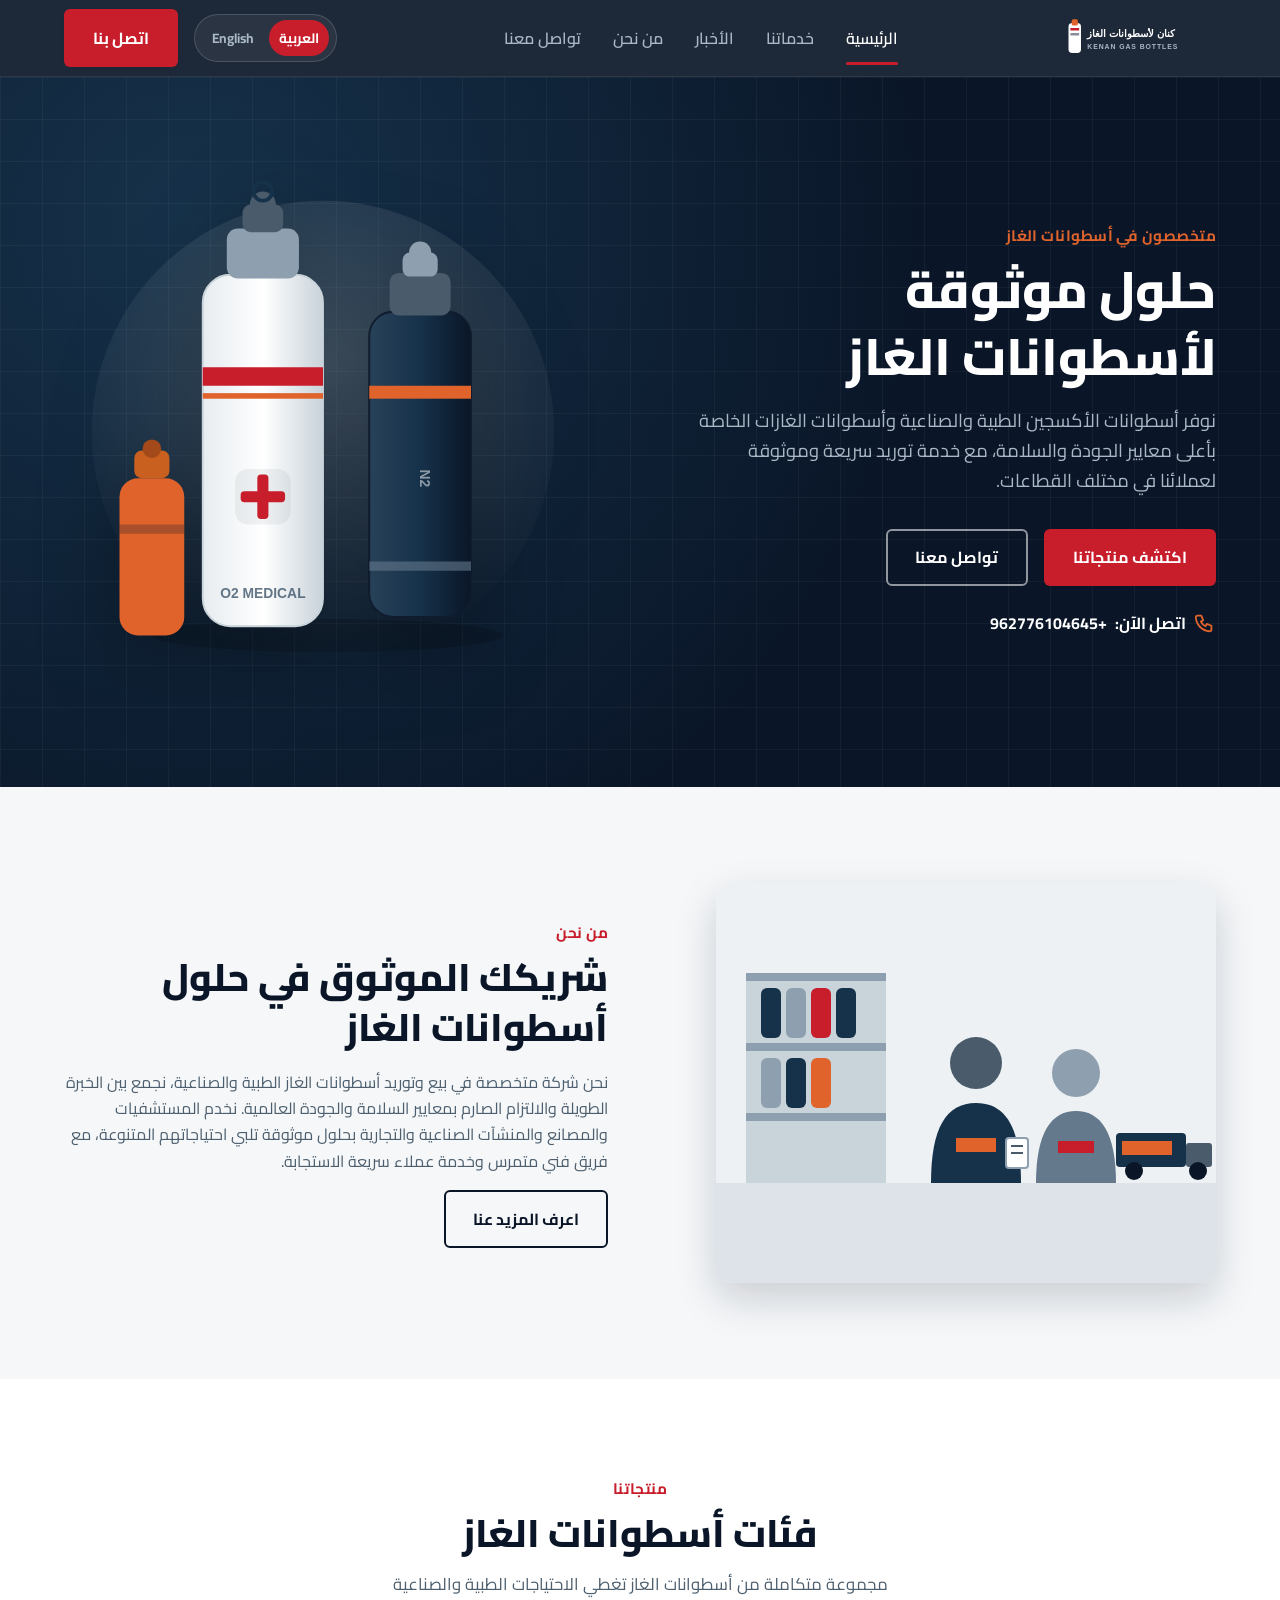
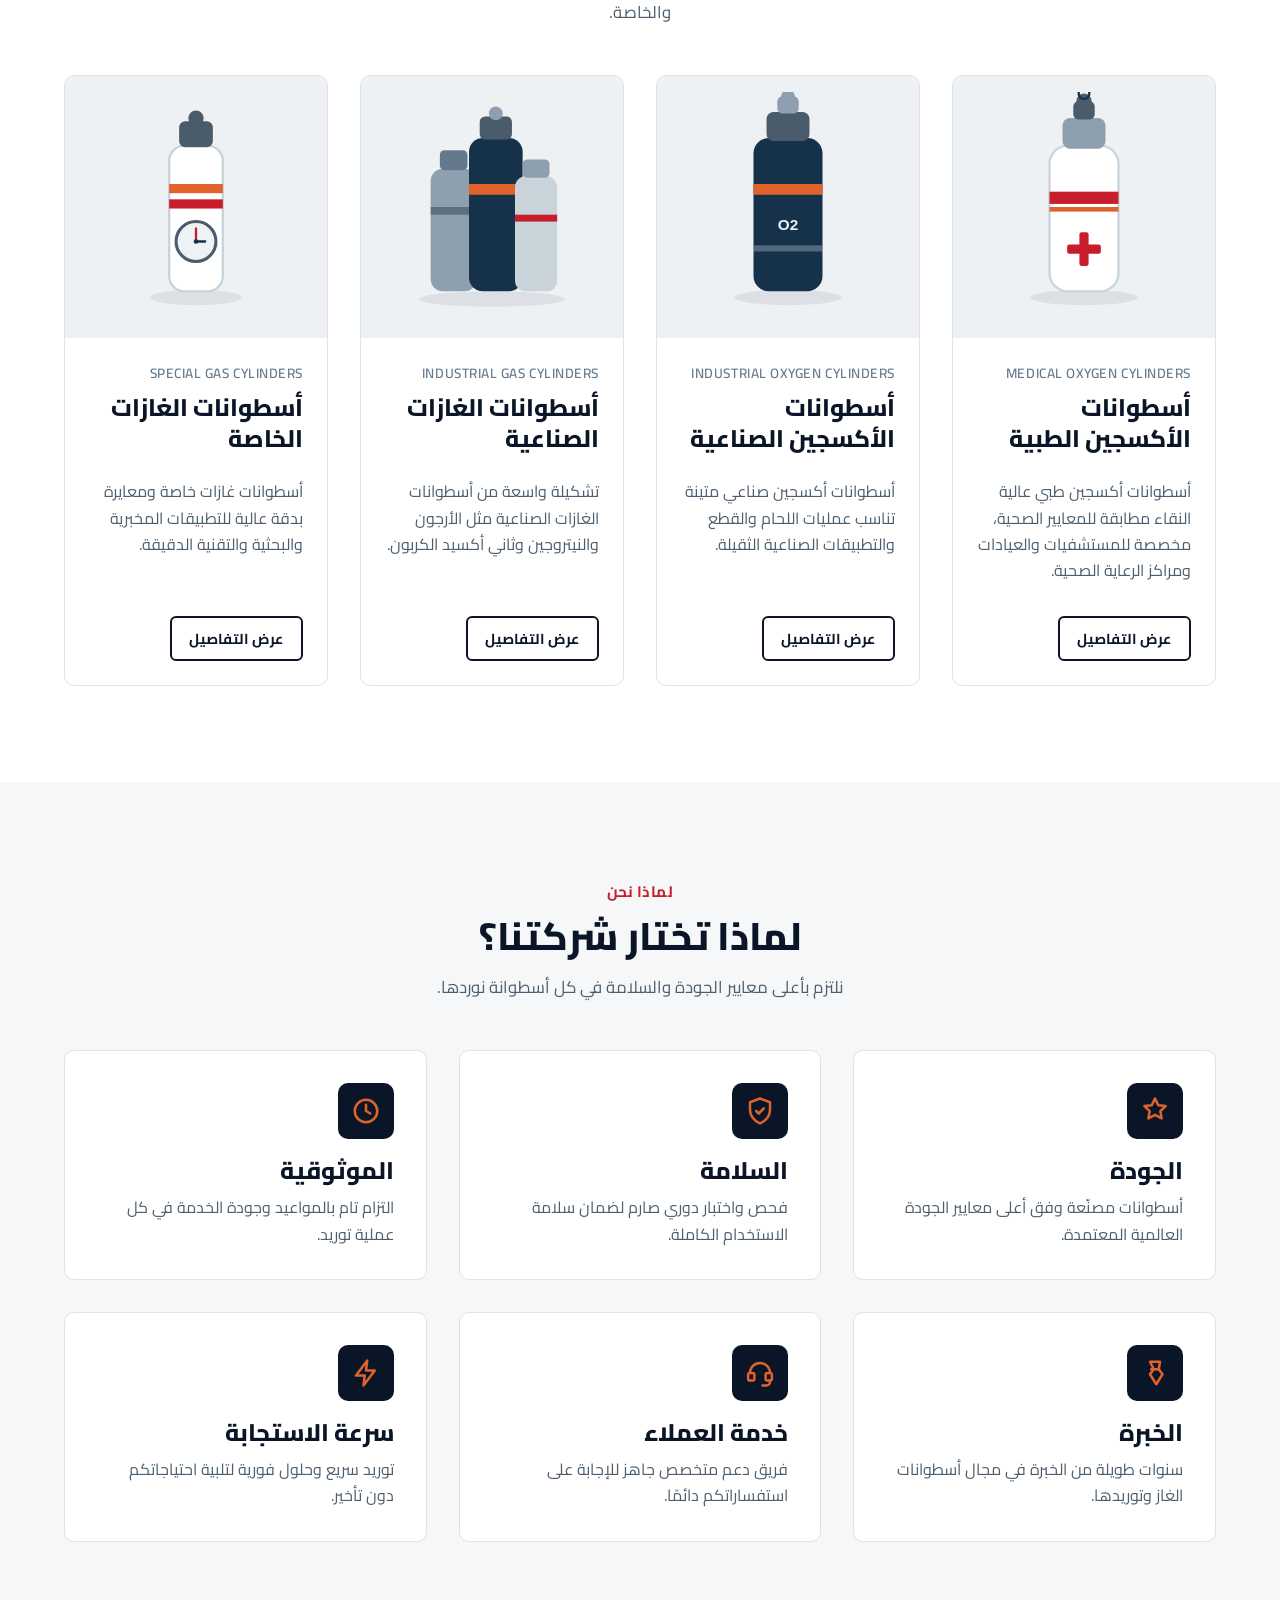
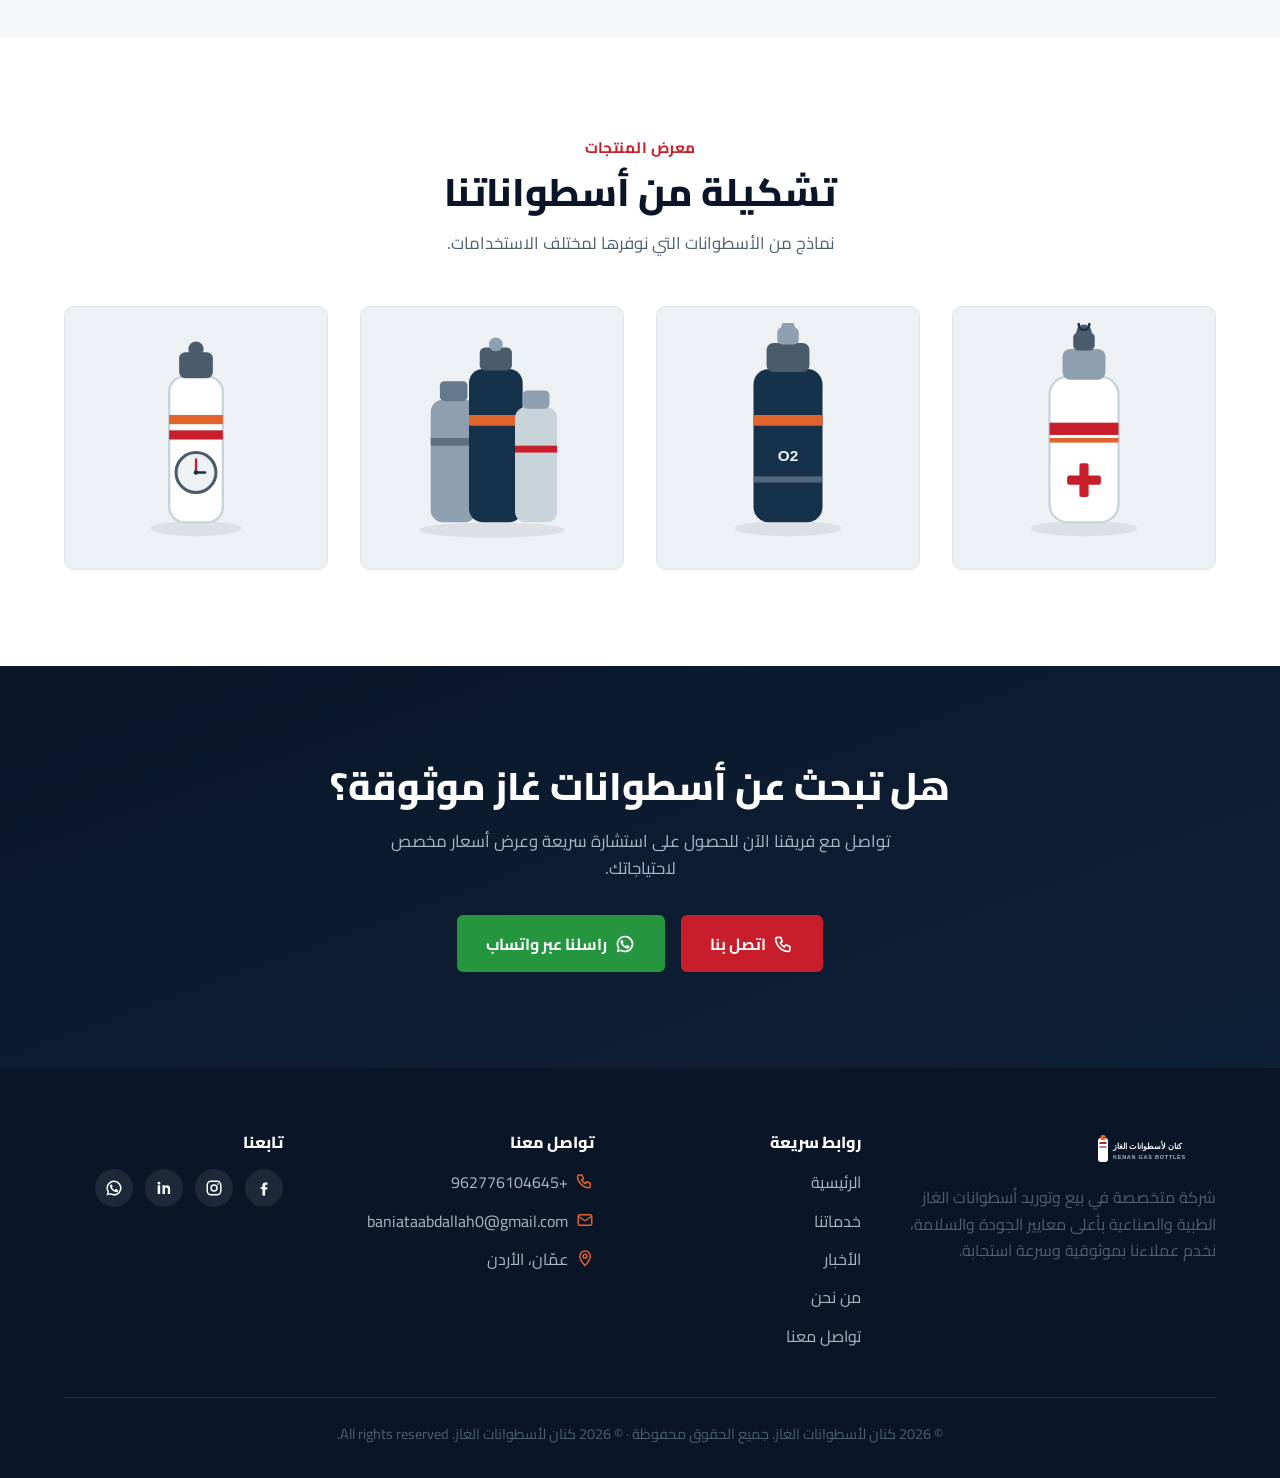
<file: index.html>
<!DOCTYPE html>
<html lang="ar" dir="rtl">
<head>
<meta charset="UTF-8">
<!-- Critical inline script: set lang/dir/class from localStorage before first paint to avoid a flash of the wrong language -->
<script>
(function () { 
  try {
    var lang = localStorage.getItem("kenan_lang");
    if (lang !== "en" && lang !== "ar") lang = "ar";
    document.documentElement.lang = lang;
    document.documentElement.dir = lang === "ar" ? "rtl" : "ltr";
    document.documentElement.className = lang === "ar" ? "lang-ar" : "lang-en";
  } catch (e) {}
})();
</script>
<meta name="viewport" content="width=device-width, initial-scale=1.0">
<title>كنان لأسطوانات الغاز | حلول موثوقة لأسطوانات الغاز</title>
<meta name="description" content="كنان لأسطوانات الغاز - متخصصون في بيع وتوريد أسطوانات الأكسجين الطبية والصناعية وأسطوانات الغازات الخاصة بأعلى معايير الجودة والسلامة في الأردن.">
<meta property="og:type" content="website">
<meta property="og:title" content="كنان لأسطوانات الغاز | حلول موثوقة لأسطوانات الغاز">
<meta property="og:description" content="متخصصون في بيع وتوريد أسطوانات الأكسجين الطبية والصناعية وأسطوانات الغازات الخاصة بأعلى معايير الجودة والسلامة.">
<meta property="og:image" content="assets/images/hero/hero-cylinders.svg">
<meta property="og:locale" content="ar_JO">
<link rel="icon" href="assets/images/logo/logo.svg" type="image/svg+xml">
<link rel="preconnect" href="https://fonts.googleapis.com">
<link rel="preconnect" href="https://fonts.gstatic.com" crossorigin>
<link href="https://fonts.googleapis.com/css2?family=Cairo:wght@400;600;700;800&amp;family=Inter:wght@400;600;700;800&amp;display=swap" rel="stylesheet">
<link rel="stylesheet" href="assets/css/style.css">
</head>
<body class="lang-ar" data-page="home">
<a href="#main-content" class="skip-link" data-i18n="nav.home">الرئيسية</a>

<!-- ===================== HEADER ===================== -->
<header class="site-header">
  <div class="container header-inner">
    <a href="index.html" class="brand" aria-label="كنان لأسطوانات الغاز">
      <img src="assets/images/logo/logo-light.svg" alt="شعار كنان لأسطوانات الغاز" width="130" height="36" loading="eager">
    </a>

    <nav class="main-nav" aria-label="التنقل الرئيسي">
      <ul class="nav-list">
        <li><a href="index.html" aria-current="page" data-i18n="nav.home">الرئيسية</a></li>
        <li><a href="services.html" data-i18n="nav.services">خدماتنا</a></li>
        <li><a href="news.html" data-i18n="nav.news">الأخبار</a></li>
        <li><a href="about.html" data-i18n="nav.about">من نحن</a></li>
        <li><a href="contact.html" data-i18n="nav.contact">تواصل معنا</a></li>
        <li class="nav-cta-item"><a class="btn btn-primary" href="tel:+962776104645" data-company-phone-link data-i18n="nav.cta">اتصل بنا</a></li>
      </ul>
    </nav>

    <div class="header-actions">
      <div class="lang-switch" role="group" aria-label="اختيار اللغة / Language selection">
        <button type="button" data-lang="ar" aria-pressed="true">العربية</button>
        <button type="button" data-lang="en" aria-pressed="false">English</button>
      </div>
      <a class="btn btn-primary header-cta" href="tel:+962776104645" data-company-phone-link data-i18n="nav.cta">اتصل بنا</a>
      <button type="button" class="hamburger" aria-expanded="false" aria-controls="mainNav" aria-label="فتح القائمة">
        <svg class="icon-menu" viewBox="0 0 24 24" fill="none" stroke="currentColor" stroke-width="2" stroke-linecap="round"><line x1="3" y1="6" x2="21" y2="6"/><line x1="3" y1="12" x2="21" y2="12"/><line x1="3" y1="18" x2="21" y2="18"/></svg>
        <svg class="icon-close" viewBox="0 0 24 24" fill="none" stroke="currentColor" stroke-width="2" stroke-linecap="round"><line x1="5" y1="5" x2="19" y2="19"/><line x1="19" y1="5" x2="5" y2="19"/></svg>
      </button>
    </div>
  </div>
</header>

<main id="main-content">

  <!-- ===================== HERO ===================== -->
  <section class="hero">
    <div class="container hero-inner">
      <div class="hero-text">
        <span class="section-eyebrow" data-i18n="hero.eyebrow">متخصصون في أسطوانات الغاز</span>
        <h1 data-i18n="hero.title">حلول موثوقة لأسطوانات الغاز</h1>
        <p data-i18n="hero.desc">نوفر أسطوانات الأكسجين الطبية والصناعية وأسطوانات الغازات الخاصة بأعلى معايير الجودة والسلامة، مع خدمة توريد سريعة وموثوقة لعملائنا في مختلف القطاعات.</p>
        <div class="hero-actions">
          <a href="#products" class="btn btn-primary" data-i18n="hero.cta.primary">اكتشف منتجاتنا</a>
          <a href="contact.html" class="btn btn-secondary" data-i18n="hero.cta.secondary">تواصل معنا</a>
        </div>
        <a class="hero-phone" href="tel:+962776104645" data-company-phone-link>
          <svg viewBox="0 0 24 24" fill="none" stroke="currentColor" stroke-width="2" stroke-linecap="round" stroke-linejoin="round" aria-hidden="true"><path d="M4 4h4l2 5-2.5 1.5a11 11 0 0 0 5 5L14 13l5 2v4a2 2 0 0 1-2 2A16 16 0 0 1 2 6a2 2 0 0 1 2-2Z"/></svg>
          <span data-i18n="hero.phone">اتصل الآن:</span>
          <span data-company-phone-text>+962776104645</span>
        </a>
      </div>
      <div class="hero-media">
        <img src="assets/images/hero/hero-cylinders.svg" alt="رسم توضيحي لأسطوانات غاز طبية وصناعية بألوان الشركة" width="560" height="560" loading="eager">
      </div>
    </div>
  </section>

  <!-- ===================== ABOUT TEASER ===================== -->
  <section class="about-teaser bg-light">
    <div class="container">
      <div class="grid grid-2">
        <div class="fade-in-up">
          <img src="assets/images/about/about-team.svg" alt="فريق العمل في منشأة تخزين وتوريد أسطوانات الغاز" width="500" height="400" loading="lazy">
        </div>
        <div class="fade-in-up">
          <span class="section-eyebrow" data-i18n="teaser.eyebrow">من نحن</span>
          <h2 data-i18n="teaser.title">شريكك الموثوق في حلول أسطوانات الغاز</h2>
          <p data-i18n="teaser.desc">نحن شركة متخصصة في بيع وتوريد أسطوانات الغاز الطبية والصناعية...</p>
          <a href="about.html" class="btn btn-outline" data-i18n="teaser.cta">اعرف المزيد عنا</a>
        </div>
      </div>
    </div>
  </section>

  <!-- ===================== PRODUCT CATEGORIES ===================== -->
  <section id="products">
    <div class="container">
      <div class="section-head center fade-in-up">
        <span class="section-eyebrow" data-i18n="products.eyebrow">منتجاتنا</span>
        <h2 class="section-heading" data-i18n="products.title">فئات أسطوانات الغاز</h2>
        <p class="section-subtitle" data-i18n="products.subtitle">مجموعة متكاملة من أسطوانات الغاز تغطي الاحتياجات الطبية والصناعية والخاصة.</p>
      </div>
      <div class="grid grid-4" data-products-grid></div>
    </div>
  </section>

  <!-- ===================== WHY CHOOSE US ===================== -->
  <section class="bg-light">
    <div class="container">
      <div class="section-head center fade-in-up">
        <span class="section-eyebrow" data-i18n="features.eyebrow">لماذا نحن</span>
        <h2 class="section-heading" data-i18n="features.title">لماذا تختار شركتنا؟</h2>
        <p class="section-subtitle" data-i18n="features.subtitle">نلتزم بأعلى معايير الجودة والسلامة في كل أسطوانة نوردها.</p>
      </div>
      <div class="grid features-grid">
        <div class="feature-card fade-in-up">
          <div class="feature-icon"><svg viewBox="0 0 24 24" fill="none" stroke="currentColor" stroke-width="2" stroke-linecap="round" stroke-linejoin="round" aria-hidden="true"><path d="m12 2 2.6 5.4L20.5 8l-4.2 4.1 1 5.8L12 15.1 6.7 17.9l1-5.8L3.5 8l5.9-.6Z"/></svg></div>
          <h3 data-i18n="feature.quality.title">الجودة</h3>
          <p data-i18n="feature.quality.desc">أسطوانات مصنّعة وفق أعلى معايير الجودة العالمية المعتمدة.</p>
        </div>
        <div class="feature-card fade-in-up">
          <div class="feature-icon"><svg viewBox="0 0 24 24" fill="none" stroke="currentColor" stroke-width="2" stroke-linecap="round" stroke-linejoin="round" aria-hidden="true"><path d="M12 2 4 5v6c0 5 3.4 8.7 8 11 4.6-2.3 8-6 8-11V5Z"/><path d="m9 12 2 2 4-4"/></svg></div>
          <h3 data-i18n="feature.safety.title">السلامة</h3>
          <p data-i18n="feature.safety.desc">فحص واختبار دوري صارم لضمان سلامة الاستخدام الكاملة.</p>
        </div>
        <div class="feature-card fade-in-up">
          <div class="feature-icon"><svg viewBox="0 0 24 24" fill="none" stroke="currentColor" stroke-width="2" stroke-linecap="round" stroke-linejoin="round" aria-hidden="true"><circle cx="12" cy="12" r="9"/><path d="M12 7v5l3.5 2"/></svg></div>
          <h3 data-i18n="feature.reliability.title">الموثوقية</h3>
          <p data-i18n="feature.reliability.desc">التزام تام بالمواعيد وجودة الخدمة في كل عملية توريد.</p>
        </div>
        <div class="feature-card fade-in-up">
          <div class="feature-icon"><svg viewBox="0 0 24 24" fill="none" stroke="currentColor" stroke-width="2" stroke-linecap="round" stroke-linejoin="round" aria-hidden="true"><path d="M8 3h8l-1 6 3 4-5 8-5-8 3-4Z"/><path d="M9 9h6"/></svg></div>
          <h3 data-i18n="feature.experience.title">الخبرة</h3>
          <p data-i18n="feature.experience.desc">سنوات طويلة من الخبرة في مجال أسطوانات الغاز وتوريدها.</p>
        </div>
        <div class="feature-card fade-in-up">
          <div class="feature-icon"><svg viewBox="0 0 24 24" fill="none" stroke="currentColor" stroke-width="2" stroke-linecap="round" stroke-linejoin="round" aria-hidden="true"><path d="M4 12a8 8 0 0 1 16 0"/><rect x="2.5" y="12" width="5" height="6" rx="1.5"/><rect x="16.5" y="12" width="5" height="6" rx="1.5"/><path d="M20 18v1a3 3 0 0 1-3 3h-3"/></svg></div>
          <h3 data-i18n="feature.customerService.title">خدمة العملاء</h3>
          <p data-i18n="feature.customerService.desc">فريق دعم متخصص جاهز للإجابة على استفساراتكم دائمًا.</p>
        </div>
        <div class="feature-card fade-in-up">
          <div class="feature-icon"><svg viewBox="0 0 24 24" fill="none" stroke="currentColor" stroke-width="2" stroke-linecap="round" stroke-linejoin="round" aria-hidden="true"><path d="M13 2 4 14h7l-1 8 9-12h-7Z"/></svg></div>
          <h3 data-i18n="feature.fastResponse.title">سرعة الاستجابة</h3>
          <p data-i18n="feature.fastResponse.desc">توريد سريع وحلول فورية لتلبية احتياجاتكم دون تأخير.</p>
        </div>
      </div>
    </div>
  </section>

  <!-- ===================== PRODUCT SHOWCASE GALLERY ===================== -->
  <section>
    <div class="container">
      <div class="section-head center fade-in-up">
        <span class="section-eyebrow" data-i18n="showcase.eyebrow">معرض المنتجات</span>
        <h2 class="section-heading" data-i18n="showcase.title">تشكيلة من أسطواناتنا</h2>
        <p class="section-subtitle" data-i18n="showcase.subtitle">نماذج من الأسطوانات التي نوفرها لمختلف الاستخدامات.</p>
      </div>
      <div class="grid gallery-grid" data-showcase-grid></div>
    </div>
  </section>

  <!-- ===================== DARK CTA BANNER ===================== -->
  <section class="bg-dark cta-banner">
    <div class="container fade-in-up">
      <h2 data-i18n="ctaBanner.title">هل تبحث عن أسطوانات غاز موثوقة؟</h2>
      <p class="section-subtitle" style="margin-inline:auto" data-i18n="ctaBanner.desc">تواصل مع فريقنا الآن للحصول على استشارة سريعة وعرض أسعار مخصص لاحتياجاتك.</p>
      <div class="cta-banner-actions">
        <a href="tel:+962776104645" class="btn btn-primary" data-company-phone-link>
          <svg viewBox="0 0 24 24" fill="none" stroke="currentColor" stroke-width="2" stroke-linecap="round" stroke-linejoin="round" aria-hidden="true"><path d="M4 4h4l2 5-2.5 1.5a11 11 0 0 0 5 5L14 13l5 2v4a2 2 0 0 1-2 2A16 16 0 0 1 2 6a2 2 0 0 1 2-2Z"/></svg>
          <span data-i18n="ctaBanner.call">اتصل بنا</span>
        </a>
        <a href="https://wa.me/962776104645" class="btn btn-whatsapp" target="_blank" rel="noopener" data-company-whatsapp-link>
          <svg viewBox="0 0 24 24" fill="currentColor" aria-hidden="true"><path d="M12 2a10 10 0 0 0-8.6 15.1L2 22l5.1-1.3A10 10 0 1 0 12 2Zm0 18a8 8 0 0 1-4.1-1.1l-.3-.2-3 .8.8-2.9-.2-.3A8 8 0 1 1 12 20Zm4.4-5.9c-.2-.1-1.4-.7-1.7-.8-.2-.1-.4-.1-.6.1-.2.2-.6.8-.8 1-.1.2-.3.2-.5.1-.2-.1-1-.4-2-1.2-.7-.6-1.2-1.4-1.4-1.6-.1-.2 0-.4.1-.5l.4-.5c.1-.2.2-.3.2-.5.1-.2 0-.4 0-.5-.1-.1-.6-1.5-.8-2-.2-.5-.4-.4-.6-.4h-.5c-.2 0-.5.1-.7.3-.2.2-.9.9-.9 2.2s1 2.6 1.1 2.7c.1.2 2 3 4.7 4.2.7.3 1.2.5 1.6.6.7.2 1.3.2 1.8.1.5-.1 1.4-.6 1.6-1.1.2-.5.2-1 .1-1.1-.1-.1-.2-.2-.4-.3Z"/></svg>
          <span data-i18n="ctaBanner.whatsapp">راسلنا عبر واتساب</span>
        </a>
      </div>
    </div>
  </section>

</main>

<!-- ===================== FOOTER ===================== -->
<footer class="site-footer">
  <div class="container">
    <div class="footer-grid">
      <div class="footer-col">
        <a href="index.html" class="footer-brand">
          <img src="assets/images/logo/logo-light.svg" alt="شعار كنان لأسطوانات الغاز" width="120" height="34" loading="lazy">
        </a>
        <p data-i18n="footer.about">شركة متخصصة في بيع وتوريد أسطوانات الغاز الطبية والصناعية بأعلى معايير الجودة والسلامة.</p>
      </div>
      <div class="footer-col">
        <h4 data-i18n="footer.linksTitle">روابط سريعة</h4>
        <ul>
          <li><a href="index.html" data-i18n="nav.home">الرئيسية</a></li>
          <li><a href="services.html" data-i18n="nav.services">خدماتنا</a></li>
          <li><a href="news.html" data-i18n="nav.news">الأخبار</a></li>
          <li><a href="about.html" data-i18n="nav.about">من نحن</a></li>
          <li><a href="contact.html" data-i18n="nav.contact">تواصل معنا</a></li>
        </ul>
      </div>
      <div class="footer-col">
        <h4 data-i18n="footer.contactTitle">تواصل معنا</h4>
        <ul class="footer-contact">
          <li>
            <svg viewBox="0 0 24 24" fill="none" stroke="currentColor" stroke-width="2" stroke-linecap="round" stroke-linejoin="round" aria-hidden="true"><path d="M4 4h4l2 5-2.5 1.5a11 11 0 0 0 5 5L14 13l5 2v4a2 2 0 0 1-2 2A16 16 0 0 1 2 6a2 2 0 0 1 2-2Z"/></svg>
            <a href="tel:+962776104645" data-company-phone-link data-company-phone-text>+962776104645</a>
          </li>
          <li>
            <svg viewBox="0 0 24 24" fill="none" stroke="currentColor" stroke-width="2" stroke-linecap="round" stroke-linejoin="round" aria-hidden="true"><rect x="3" y="5" width="18" height="14" rx="2"/><path d="m3 7 9 6 9-6"/></svg>
            <a href="mailto:baniataabdallah0@gmail.com" data-company-email-link data-company-email-text>baniataabdallah0@gmail.com</a>
          </li>
          <li>
            <svg viewBox="0 0 24 24" fill="none" stroke="currentColor" stroke-width="2" stroke-linecap="round" stroke-linejoin="round" aria-hidden="true"><path d="M12 22s7-7.4 7-12.5A7 7 0 0 0 5 9.5C5 14.6 12 22 12 22Z"/><circle cx="12" cy="9.5" r="2.6"/></svg>
            <span data-company-address-ar>عمّان، الأردن</span>
          </li>
        </ul>
      </div>
      <div class="footer-col">
        <h4 data-i18n="footer.socialTitle">تابعنا</h4>
        <div class="footer-social">
          <a href="#" target="_blank" rel="noopener" aria-label="Facebook" data-social-facebook><svg viewBox="0 0 24 24" fill="currentColor" aria-hidden="true"><path d="M13.5 22v-8h2.7l.4-3.1h-3.1V9c0-.9.2-1.5 1.6-1.5h1.6V4.7C15.9 4.6 15 4.5 13.9 4.5c-2.4 0-4 1.5-4 4.1v2.3H7.2V13h2.7v9h3.6Z"/></svg></a>
          <a href="#" target="_blank" rel="noopener" aria-label="Instagram" data-social-instagram><svg viewBox="0 0 24 24" fill="none" stroke="currentColor" stroke-width="2" aria-hidden="true"><rect x="3" y="3" width="18" height="18" rx="5"/><circle cx="12" cy="12" r="4"/><circle cx="17.2" cy="6.8" r="1.1" fill="currentColor" stroke="none"/></svg></a>
          <a href="#" target="_blank" rel="noopener" aria-label="LinkedIn" data-social-linkedin><svg viewBox="0 0 24 24" fill="currentColor" aria-hidden="true"><path d="M6.9 8.4H3.6V20h3.3V8.4ZM5.3 3.6a1.9 1.9 0 1 0 0 3.8 1.9 1.9 0 0 0 0-3.8ZM20.4 20h-3.3v-6.3c0-1.5-.5-2.5-1.9-2.5-1 0-1.6.7-1.9 1.4-.1.2-.1.6-.1.9V20H10s0-10.7 0-11.6h3.2v1.6c.4-.7 1.2-1.7 3-1.7 2.2 0 3.9 1.4 3.9 4.5V20Z"/></svg></a>
          <a href="#" target="_blank" rel="noopener" aria-label="WhatsApp" data-social-whatsapp><svg viewBox="0 0 24 24" fill="currentColor" aria-hidden="true"><path d="M12 2a10 10 0 0 0-8.6 15.1L2 22l5.1-1.3A10 10 0 1 0 12 2Zm0 18a8 8 0 0 1-4.1-1.1l-.3-.2-3 .8.8-2.9-.2-.3A8 8 0 1 1 12 20Zm4.4-5.9c-.2-.1-1.4-.7-1.7-.8-.2-.1-.4-.1-.6.1-.2.2-.6.8-.8 1-.1.2-.3.2-.5.1-.2-.1-1-.4-2-1.2-.7-.6-1.2-1.4-1.4-1.6-.1-.2 0-.4.1-.5l.4-.5c.1-.2.2-.3.2-.5.1-.2 0-.4 0-.5-.1-.1-.6-1.5-.8-2-.2-.5-.4-.4-.6-.4h-.5c-.2 0-.5.1-.7.3-.2.2-.9.9-.9 2.2s1 2.6 1.1 2.7c.1.2 2 3 4.7 4.2.7.3 1.2.5 1.6.6.7.2 1.3.2 1.8.1.5-.1 1.4-.6 1.6-1.1.2-.5.2-1 .1-1.1-.1-.1-.2-.2-.4-.3Z"/></svg></a>
        </div>
      </div>
    </div>
    <div class="footer-bottom">
      <p style="margin:0">© <span data-current-year>2026</span> <span data-i18n="footer.companyPlaceholder">كنان لأسطوانات الغاز</span>. <span data-i18n="footer.rights">جميع الحقوق محفوظة</span> · © <span data-current-year>2026</span> كنان لأسطوانات الغاز. All rights reserved.</p>
    </div>
  </div>
</footer>

<script src="assets/js/main.js"></script>
</body>
</html>
</file>
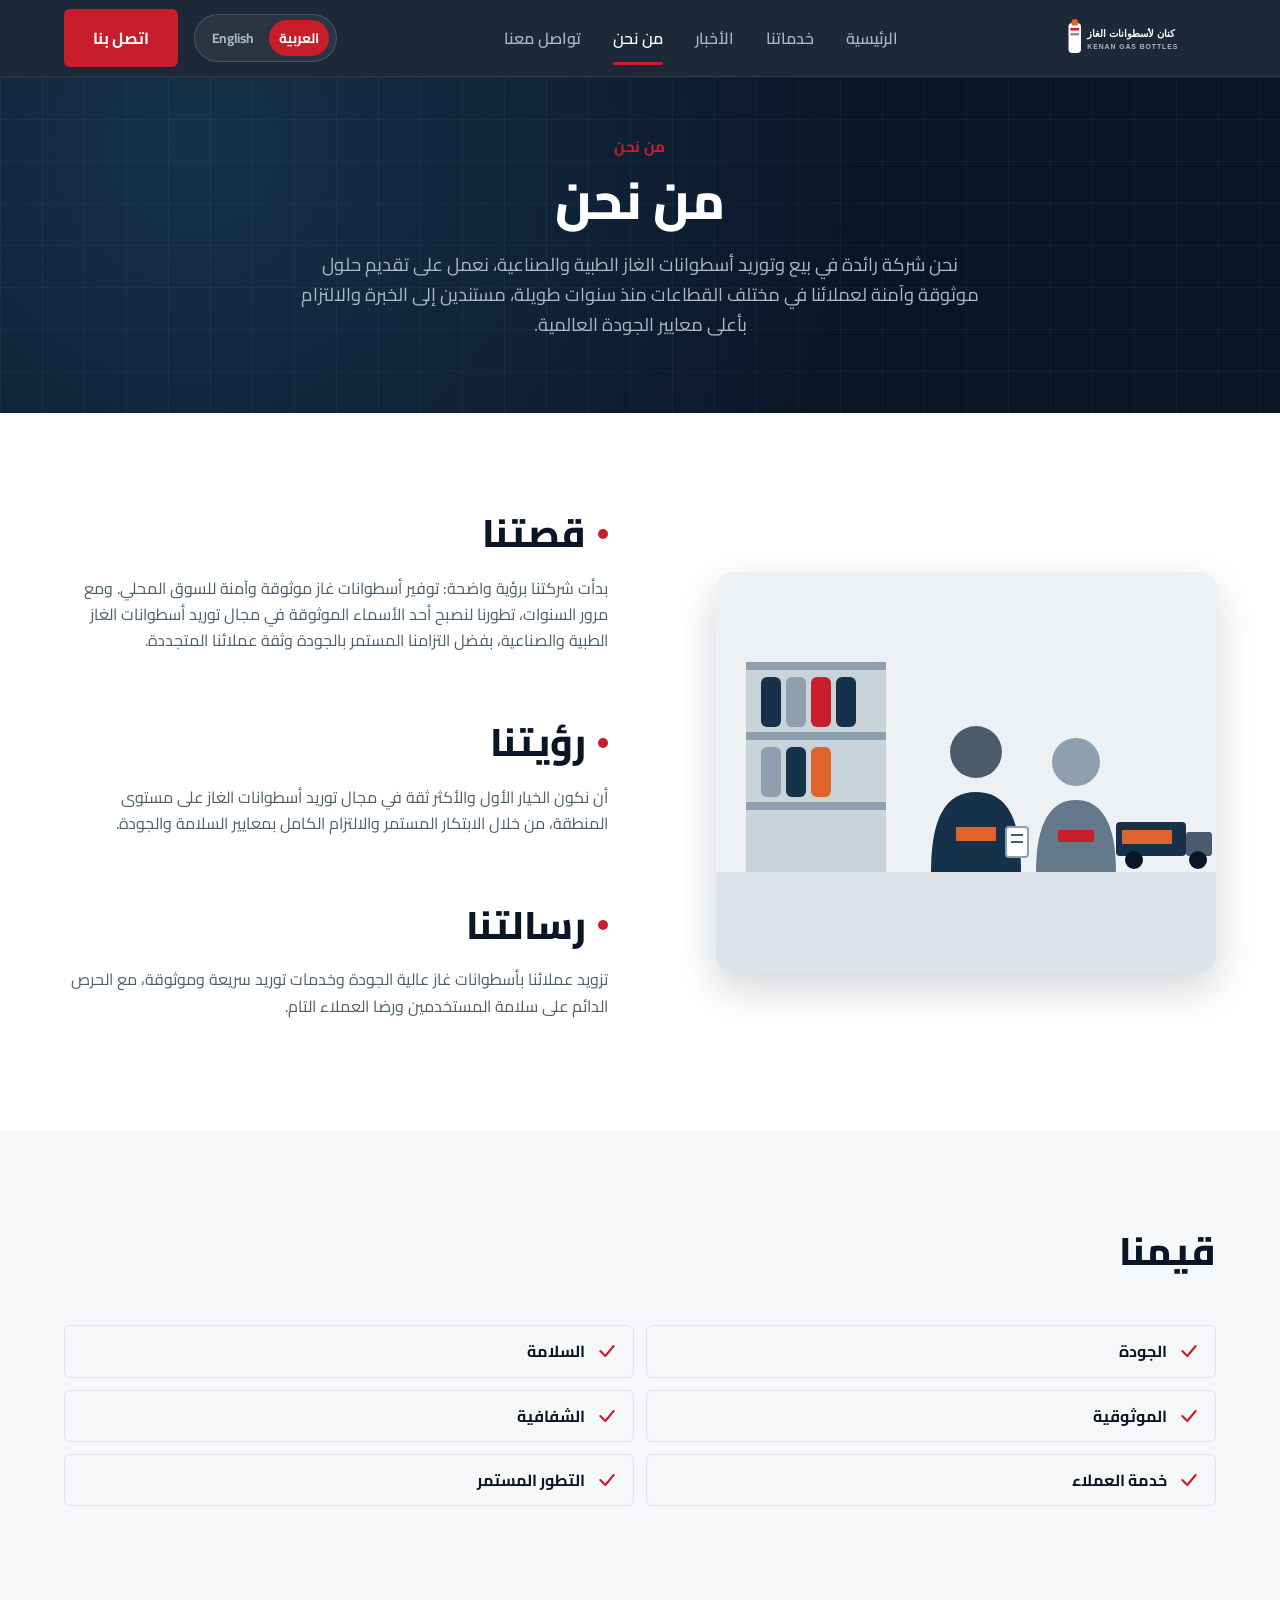
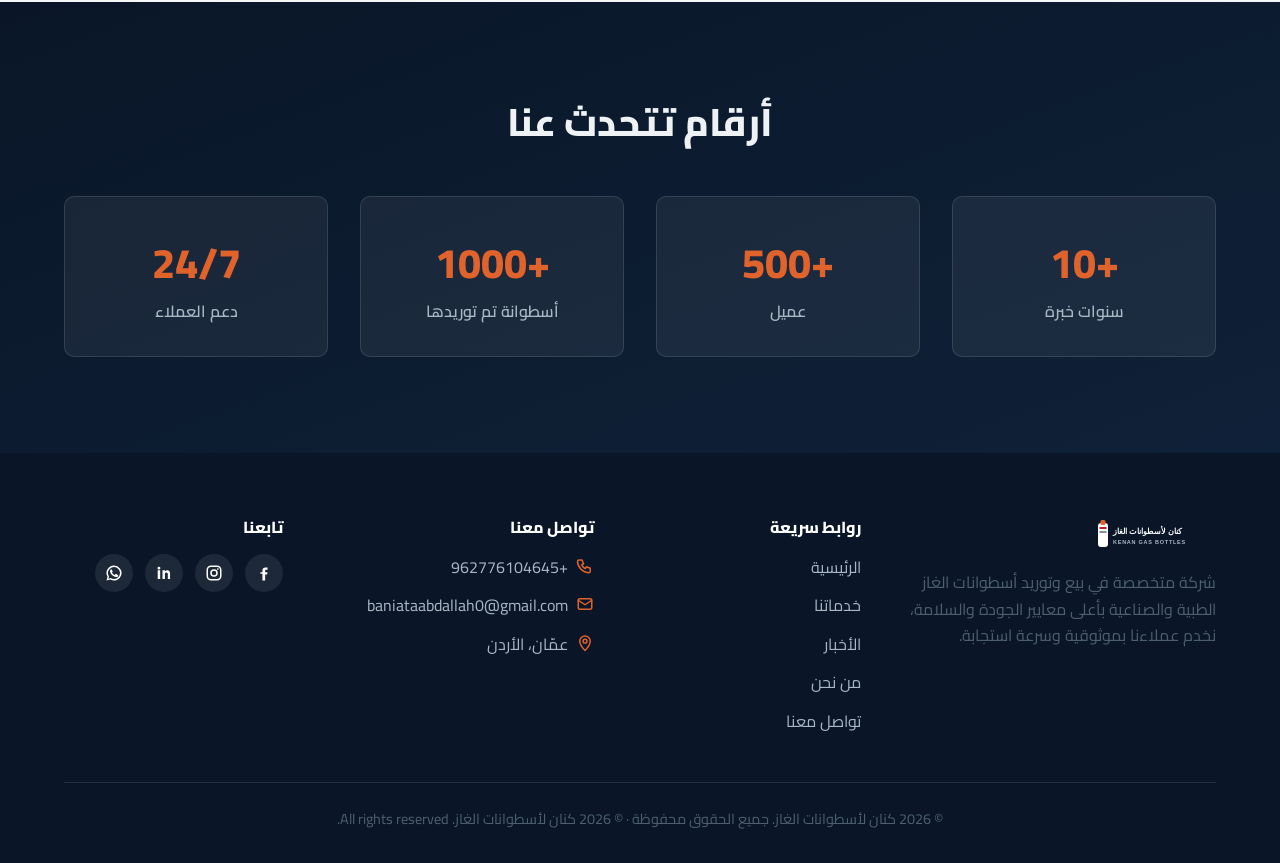
<file: about.html>
<!DOCTYPE html>
<html lang="ar" dir="rtl">
<head>
<meta charset="UTF-8">
<script>
(function () {
  try {
    var lang = localStorage.getItem("kenan_lang");
    if (lang !== "en" && lang !== "ar") lang = "ar";
    document.documentElement.lang = lang;
    document.documentElement.dir = lang === "ar" ? "rtl" : "ltr";
    document.documentElement.className = lang === "ar" ? "lang-ar" : "lang-en";
  } catch (e) {}
})();
</script>
<meta name="viewport" content="width=device-width, initial-scale=1.0">
<title>من نحن | كنان لأسطوانات الغاز</title>
<meta name="description" content="تعرف على قصة كنان لأسطوانات الغاز، رؤيتنا، رسالتنا، وقيمنا في مجال بيع وتوريد أسطوانات الغاز الطبية والصناعية.">
<meta property="og:type" content="website">
<meta property="og:title" content="من نحن | كنان لأسطوانات الغاز">
<meta property="og:description" content="قصتنا، رؤيتنا، رسالتنا، وقيمنا في مجال بيع وتوريد أسطوانات الغاز.">
<meta property="og:image" content="assets/images/about/about-team.svg">
<meta property="og:locale" content="ar_JO">
<link rel="icon" href="assets/images/logo/logo.svg" type="image/svg+xml">
<link rel="preconnect" href="https://fonts.googleapis.com">
<link rel="preconnect" href="https://fonts.gstatic.com" crossorigin>
<link href="https://fonts.googleapis.com/css2?family=Cairo:wght@400;600;700;800&amp;family=Inter:wght@400;600;700;800&amp;display=swap" rel="stylesheet">
<link rel="stylesheet" href="assets/css/style.css">
</head>
<body class="lang-ar" data-page="about">
<a href="#main-content" class="skip-link" data-i18n="nav.home">الرئيسية</a>

<header class="site-header">
  <div class="container header-inner">
    <a href="index.html" class="brand" aria-label="كنان لأسطوانات الغاز">
      <img src="assets/images/logo/logo-light.svg" alt="شعار كنان لأسطوانات الغاز" width="130" height="36" loading="eager">
    </a>
    <nav class="main-nav" aria-label="التنقل الرئيسي">
      <ul class="nav-list">
        <li><a href="index.html" data-i18n="nav.home">الرئيسية</a></li>
        <li><a href="services.html" data-i18n="nav.services">خدماتنا</a></li>
        <li><a href="news.html" data-i18n="nav.news">الأخبار</a></li>
        <li><a href="about.html" aria-current="page" data-i18n="nav.about">من نحن</a></li>
        <li><a href="contact.html" data-i18n="nav.contact">تواصل معنا</a></li>
        <li class="nav-cta-item"><a class="btn btn-primary" href="tel:+962776104645" data-company-phone-link data-i18n="nav.cta">اتصل بنا</a></li>
      </ul>
    </nav>
    <div class="header-actions">
      <div class="lang-switch" role="group" aria-label="اختيار اللغة / Language selection">
        <button type="button" data-lang="ar" aria-pressed="true">العربية</button>
        <button type="button" data-lang="en" aria-pressed="false">English</button>
      </div>
      <a class="btn btn-primary header-cta" href="tel:+962776104645" data-company-phone-link data-i18n="nav.cta">اتصل بنا</a>
      <button type="button" class="hamburger" aria-expanded="false" aria-controls="mainNav" aria-label="فتح القائمة">
        <svg class="icon-menu" viewBox="0 0 24 24" fill="none" stroke="currentColor" stroke-width="2" stroke-linecap="round"><line x1="3" y1="6" x2="21" y2="6"/><line x1="3" y1="12" x2="21" y2="12"/><line x1="3" y1="18" x2="21" y2="18"/></svg>
        <svg class="icon-close" viewBox="0 0 24 24" fill="none" stroke="currentColor" stroke-width="2" stroke-linecap="round"><line x1="5" y1="5" x2="19" y2="19"/><line x1="19" y1="5" x2="5" y2="19"/></svg>
      </button>
    </div>
  </div>
</header>

<main id="main-content">

  <section class="hero about-hero" style="padding-block:3.5rem">
    <div class="container fade-in-up">
      <span class="section-eyebrow" data-i18n="page.about.eyebrow">من نحن</span>
      <h1 style="color:#fff" data-i18n="page.about.title">من نحن</h1>
      <p class="lead" style="color:var(--color-text-on-dark-muted)" data-i18n="page.about.lead">نحن شركة رائدة في بيع وتوريد أسطوانات الغاز الطبية والصناعية...</p>
    </div>
  </section>

  <section>
    <div class="container">
      <div class="grid grid-2" style="align-items:center;gap:var(--space-8)">
        <div class="about-image-wrap fade-in-up">
          <img src="assets/images/about/about-team.svg" alt="فريق العمل في منشأة تخزين وتوريد أسطوانات الغاز" width="500" height="400" loading="lazy">
        </div>
        <div class="about-sections fade-in-up">
          <div class="about-block">
            <h2><span class="dot"></span><span data-i18n="about.story.title">قصتنا</span></h2>
            <p data-i18n="about.story.desc">بدأت شركتنا برؤية واضحة...</p>
          </div>
          <div class="about-block">
            <h2><span class="dot"></span><span data-i18n="about.vision.title">رؤيتنا</span></h2>
            <p data-i18n="about.vision.desc">أن نكون الخيار الأول والأكثر ثقة...</p>
          </div>
          <div class="about-block">
            <h2><span class="dot"></span><span data-i18n="about.mission.title">رسالتنا</span></h2>
            <p data-i18n="about.mission.desc">تزويد عملائنا بأسطوانات غاز عالية الجودة...</p>
          </div>
        </div>
      </div>
    </div>
  </section>

  <section class="bg-light">
    <div class="container">
      <div class="section-head fade-in-up">
        <h2 class="section-heading" data-i18n="about.values.title">قيمنا</h2>
      </div>
      <ul class="values-list fade-in-up">
        <li>
          <svg viewBox="0 0 24 24" fill="none" stroke="currentColor" stroke-width="2.5" stroke-linecap="round" stroke-linejoin="round" aria-hidden="true"><path d="m4 12 6 6L20 6"/></svg>
          <span data-i18n="about.values.quality">الجودة</span>
        </li>
        <li>
          <svg viewBox="0 0 24 24" fill="none" stroke="currentColor" stroke-width="2.5" stroke-linecap="round" stroke-linejoin="round" aria-hidden="true"><path d="m4 12 6 6L20 6"/></svg>
          <span data-i18n="about.values.safety">السلامة</span>
        </li>
        <li>
          <svg viewBox="0 0 24 24" fill="none" stroke="currentColor" stroke-width="2.5" stroke-linecap="round" stroke-linejoin="round" aria-hidden="true"><path d="m4 12 6 6L20 6"/></svg>
          <span data-i18n="about.values.reliability">الموثوقية</span>
        </li>
        <li>
          <svg viewBox="0 0 24 24" fill="none" stroke="currentColor" stroke-width="2.5" stroke-linecap="round" stroke-linejoin="round" aria-hidden="true"><path d="m4 12 6 6L20 6"/></svg>
          <span data-i18n="about.values.transparency">الشفافية</span>
        </li>
        <li>
          <svg viewBox="0 0 24 24" fill="none" stroke="currentColor" stroke-width="2.5" stroke-linecap="round" stroke-linejoin="round" aria-hidden="true"><path d="m4 12 6 6L20 6"/></svg>
          <span data-i18n="about.values.customerService">خدمة العملاء</span>
        </li>
        <li>
          <svg viewBox="0 0 24 24" fill="none" stroke="currentColor" stroke-width="2.5" stroke-linecap="round" stroke-linejoin="round" aria-hidden="true"><path d="m4 12 6 6L20 6"/></svg>
          <span data-i18n="about.values.continuousImprovement">التطور المستمر</span>
        </li>
      </ul>
    </div>
  </section>

  <section class="bg-dark">
    <div class="container">
      <div class="section-head center fade-in-up">
        <h2 data-i18n="about.stats.title">أرقام تتحدث عنا</h2>
      </div>
      <div class="grid stats-grid fade-in-up">
        <div class="stat-card">
          <span class="stat-number">+10</span>
          <span class="stat-label" data-i18n="about.stats.experience">سنوات خبرة</span>
        </div>
        <div class="stat-card">
          <span class="stat-number">+500</span>
          <span class="stat-label" data-i18n="about.stats.clients">عميل</span>
        </div>
        <div class="stat-card">
          <span class="stat-number">+1000</span>
          <span class="stat-label" data-i18n="about.stats.cylinders">أسطوانة تم توريدها</span>
        </div>
        <div class="stat-card">
          <span class="stat-number">24/7</span>
          <span class="stat-label" data-i18n="about.stats.support">دعم العملاء</span>
        </div>
      </div>
    </div>
  </section>

</main>

<footer class="site-footer">
  <div class="container">
    <div class="footer-grid">
      <div class="footer-col">
        <a href="index.html" class="footer-brand">
          <img src="assets/images/logo/logo-light.svg" alt="شعار كنان لأسطوانات الغاز" width="120" height="34" loading="lazy">
        </a>
        <p data-i18n="footer.about">شركة متخصصة في بيع وتوريد أسطوانات الغاز الطبية والصناعية بأعلى معايير الجودة والسلامة.</p>
      </div>
      <div class="footer-col">
        <h4 data-i18n="footer.linksTitle">روابط سريعة</h4>
        <ul>
          <li><a href="index.html" data-i18n="nav.home">الرئيسية</a></li>
          <li><a href="services.html" data-i18n="nav.services">خدماتنا</a></li>
          <li><a href="news.html" data-i18n="nav.news">الأخبار</a></li>
          <li><a href="about.html" data-i18n="nav.about">من نحن</a></li>
          <li><a href="contact.html" data-i18n="nav.contact">تواصل معنا</a></li>
        </ul>
      </div>
      <div class="footer-col">
        <h4 data-i18n="footer.contactTitle">تواصل معنا</h4>
        <ul class="footer-contact">
          <li>
            <svg viewBox="0 0 24 24" fill="none" stroke="currentColor" stroke-width="2" stroke-linecap="round" stroke-linejoin="round" aria-hidden="true"><path d="M4 4h4l2 5-2.5 1.5a11 11 0 0 0 5 5L14 13l5 2v4a2 2 0 0 1-2 2A16 16 0 0 1 2 6a2 2 0 0 1 2-2Z"/></svg>
            <a href="tel:+962776104645" data-company-phone-link data-company-phone-text>+962776104645</a>
          </li>
          <li>
            <svg viewBox="0 0 24 24" fill="none" stroke="currentColor" stroke-width="2" stroke-linecap="round" stroke-linejoin="round" aria-hidden="true"><rect x="3" y="5" width="18" height="14" rx="2"/><path d="m3 7 9 6 9-6"/></svg>
            <a href="mailto:baniataabdallah0@gmail.com" data-company-email-link data-company-email-text>baniataabdallah0@gmail.com</a>
          </li>
          <li>
            <svg viewBox="0 0 24 24" fill="none" stroke="currentColor" stroke-width="2" stroke-linecap="round" stroke-linejoin="round" aria-hidden="true"><path d="M12 22s7-7.4 7-12.5A7 7 0 0 0 5 9.5C5 14.6 12 22 12 22Z"/><circle cx="12" cy="9.5" r="2.6"/></svg>
            <span data-company-address-ar>عمّان، الأردن</span>
          </li>
        </ul>
      </div>
      <div class="footer-col">
        <h4 data-i18n="footer.socialTitle">تابعنا</h4>
        <div class="footer-social">
          <a href="#" target="_blank" rel="noopener" aria-label="Facebook" data-social-facebook><svg viewBox="0 0 24 24" fill="currentColor" aria-hidden="true"><path d="M13.5 22v-8h2.7l.4-3.1h-3.1V9c0-.9.2-1.5 1.6-1.5h1.6V4.7C15.9 4.6 15 4.5 13.9 4.5c-2.4 0-4 1.5-4 4.1v2.3H7.2V13h2.7v9h3.6Z"/></svg></a>
          <a href="#" target="_blank" rel="noopener" aria-label="Instagram" data-social-instagram><svg viewBox="0 0 24 24" fill="none" stroke="currentColor" stroke-width="2" aria-hidden="true"><rect x="3" y="3" width="18" height="18" rx="5"/><circle cx="12" cy="12" r="4"/><circle cx="17.2" cy="6.8" r="1.1" fill="currentColor" stroke="none"/></svg></a>
          <a href="#" target="_blank" rel="noopener" aria-label="LinkedIn" data-social-linkedin><svg viewBox="0 0 24 24" fill="currentColor" aria-hidden="true"><path d="M6.9 8.4H3.6V20h3.3V8.4ZM5.3 3.6a1.9 1.9 0 1 0 0 3.8 1.9 1.9 0 0 0 0-3.8ZM20.4 20h-3.3v-6.3c0-1.5-.5-2.5-1.9-2.5-1 0-1.6.7-1.9 1.4-.1.2-.1.6-.1.9V20H10s0-10.7 0-11.6h3.2v1.6c.4-.7 1.2-1.7 3-1.7 2.2 0 3.9 1.4 3.9 4.5V20Z"/></svg></a>
          <a href="#" target="_blank" rel="noopener" aria-label="WhatsApp" data-social-whatsapp><svg viewBox="0 0 24 24" fill="currentColor" aria-hidden="true"><path d="M12 2a10 10 0 0 0-8.6 15.1L2 22l5.1-1.3A10 10 0 1 0 12 2Zm0 18a8 8 0 0 1-4.1-1.1l-.3-.2-3 .8.8-2.9-.2-.3A8 8 0 1 1 12 20Zm4.4-5.9c-.2-.1-1.4-.7-1.7-.8-.2-.1-.4-.1-.6.1-.2.2-.6.8-.8 1-.1.2-.3.2-.5.1-.2-.1-1-.4-2-1.2-.7-.6-1.2-1.4-1.4-1.6-.1-.2 0-.4.1-.5l.4-.5c.1-.2.2-.3.2-.5.1-.2 0-.4 0-.5-.1-.1-.6-1.5-.8-2-.2-.5-.4-.4-.6-.4h-.5c-.2 0-.5.1-.7.3-.2.2-.9.9-.9 2.2s1 2.6 1.1 2.7c.1.2 2 3 4.7 4.2.7.3 1.2.5 1.6.6.7.2 1.3.2 1.8.1.5-.1 1.4-.6 1.6-1.1.2-.5.2-1 .1-1.1-.1-.1-.2-.2-.4-.3Z"/></svg></a>
        </div>
      </div>
    </div>
    <div class="footer-bottom">
      <p style="margin:0">© <span data-current-year>2026</span> <span data-i18n="footer.companyPlaceholder">كنان لأسطوانات الغاز</span>. <span data-i18n="footer.rights">جميع الحقوق محفوظة</span> · © <span data-current-year>2026</span> كنان لأسطوانات الغاز. All rights reserved.</p>
    </div>
  </div>
</footer>

<script src="assets/js/main.js"></script>
</body>
</html>
</file>
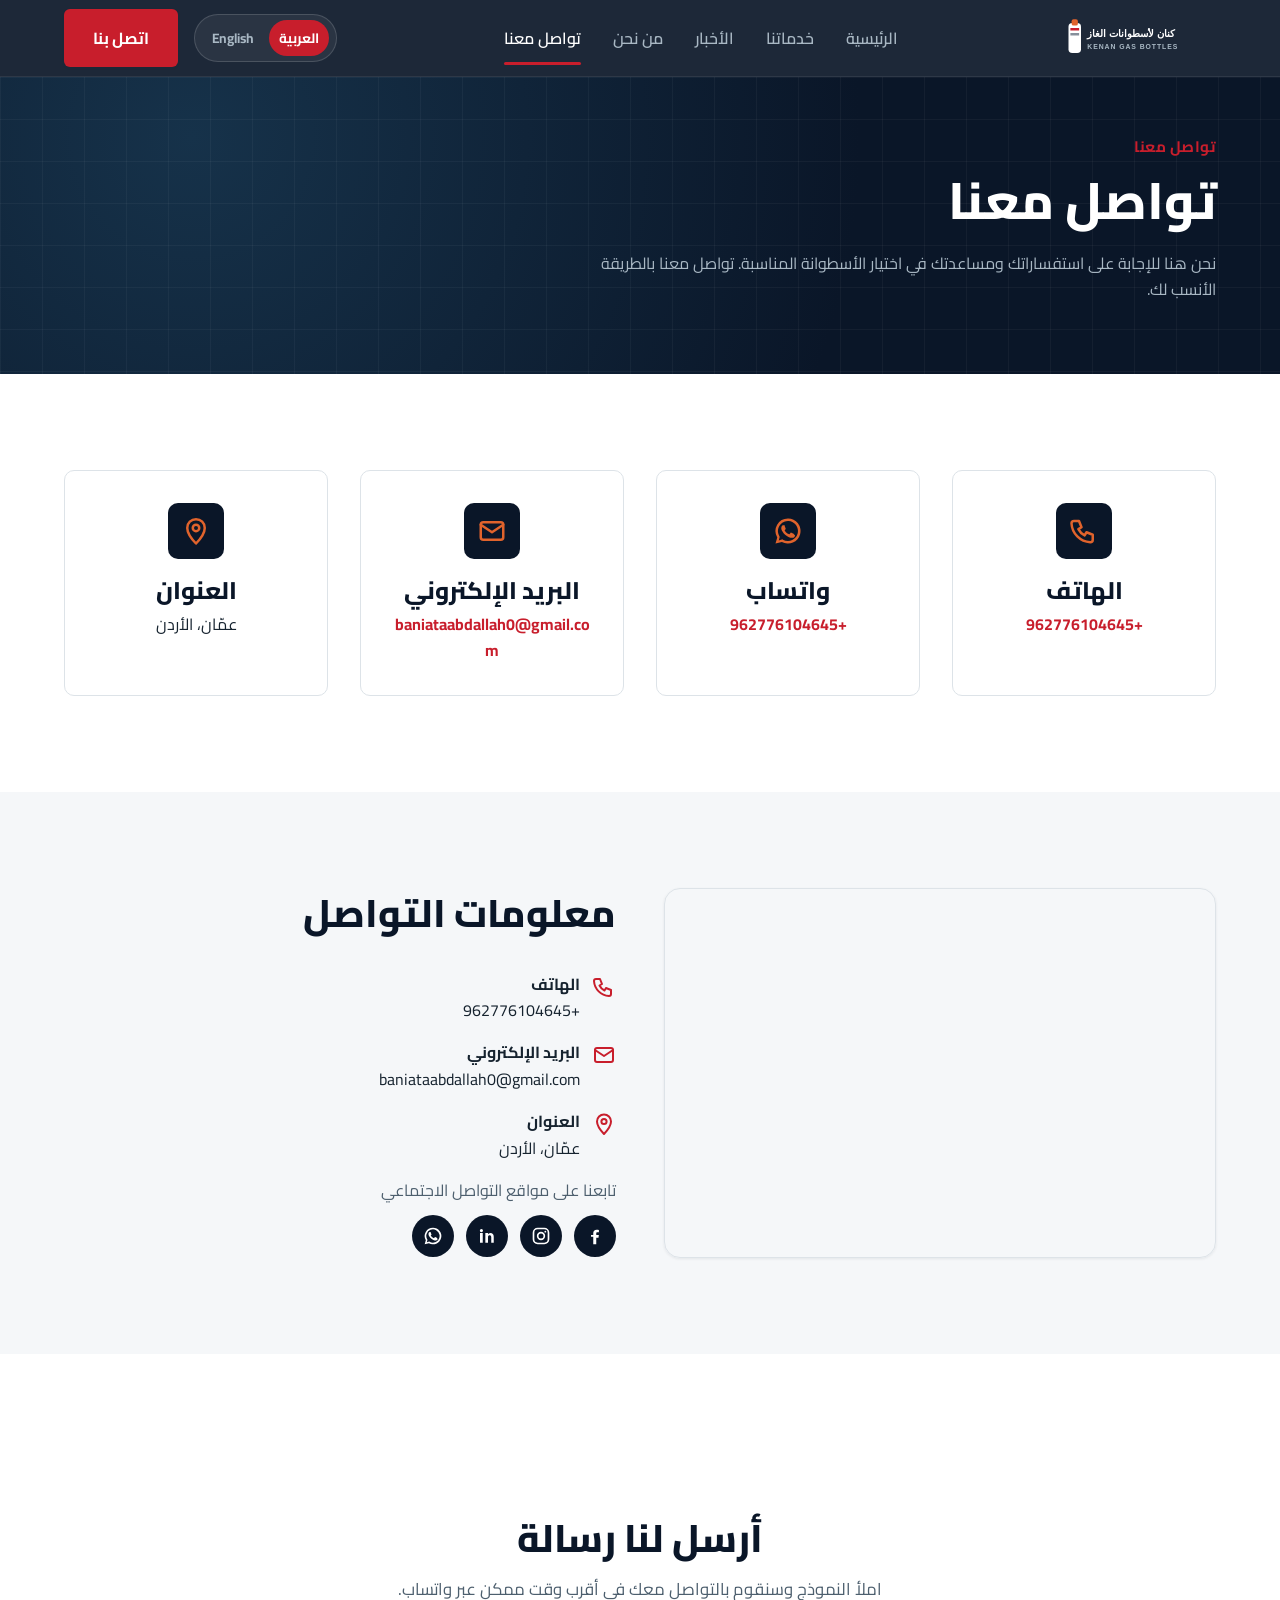
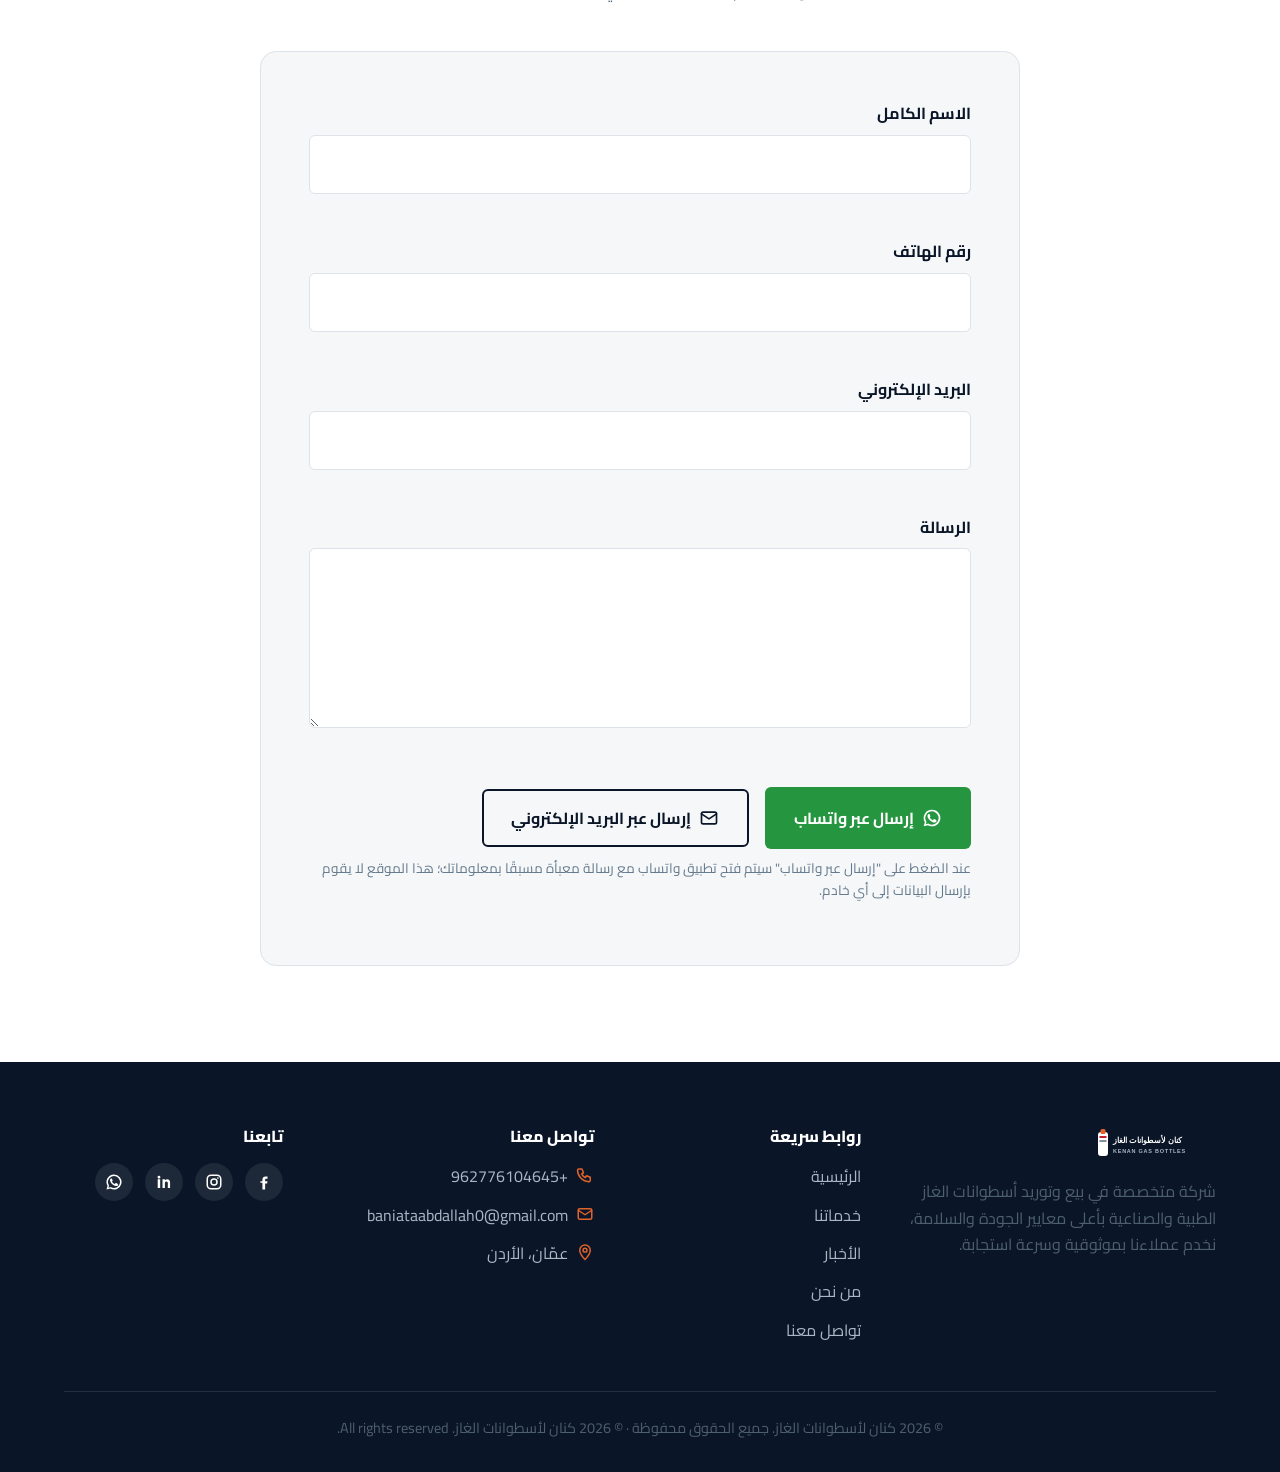
<file: contact.html>
<!DOCTYPE html>
<html lang="ar" dir="rtl">
<head>
<meta charset="UTF-8">
<script>
(function () {
  try {
    var lang = localStorage.getItem("kenan_lang");
    if (lang !== "en" && lang !== "ar") lang = "ar";
    document.documentElement.lang = lang;
    document.documentElement.dir = lang === "ar" ? "rtl" : "ltr";
    document.documentElement.className = lang === "ar" ? "lang-ar" : "lang-en";
  } catch (e) {}
})();
</script>
<meta name="viewport" content="width=device-width, initial-scale=1.0">
<title>تواصل معنا | كنان لأسطوانات الغاز</title>
<meta name="description" content="تواصل مع كنان لأسطوانات الغاز عبر الهاتف أو واتساب أو البريد الإلكتروني، أو زرنا على العنوان، أو أرسل رسالة عبر نموذج التواصل.">
<meta property="og:type" content="website">
<meta property="og:title" content="تواصل معنا | كنان لأسطوانات الغاز">
<meta property="og:description" content="تواصل معنا عبر الهاتف أو واتساب أو البريد الإلكتروني أو نموذج التواصل.">
<meta property="og:image" content="assets/images/logo/logo.svg">
<meta property="og:locale" content="ar_JO">
<link rel="icon" href="assets/images/logo/logo.svg" type="image/svg+xml">
<link rel="preconnect" href="https://fonts.googleapis.com">
<link rel="preconnect" href="https://fonts.gstatic.com" crossorigin>
<link href="https://fonts.googleapis.com/css2?family=Cairo:wght@400;600;700;800&amp;family=Inter:wght@400;600;700;800&amp;display=swap" rel="stylesheet">
<link rel="stylesheet" href="assets/css/style.css">
</head>
<body class="lang-ar" data-page="contact">
<a href="#main-content" class="skip-link" data-i18n="nav.home">الرئيسية</a>

<header class="site-header">
  <div class="container header-inner">
    <a href="index.html" class="brand" aria-label="كنان لأسطوانات الغاز">
      <img src="assets/images/logo/logo-light.svg" alt="شعار كنان لأسطوانات الغاز" width="130" height="36" loading="eager">
    </a>
    <nav class="main-nav" aria-label="التنقل الرئيسي">
      <ul class="nav-list">
        <li><a href="index.html" data-i18n="nav.home">الرئيسية</a></li>
        <li><a href="services.html" data-i18n="nav.services">خدماتنا</a></li>
        <li><a href="news.html" data-i18n="nav.news">الأخبار</a></li>
        <li><a href="about.html" data-i18n="nav.about">من نحن</a></li>
        <li><a href="contact.html" aria-current="page" data-i18n="nav.contact">تواصل معنا</a></li>
        <li class="nav-cta-item"><a class="btn btn-primary" href="tel:+962776104645" data-company-phone-link data-i18n="nav.cta">اتصل بنا</a></li>
      </ul>
    </nav>
    <div class="header-actions">
      <div class="lang-switch" role="group" aria-label="اختيار اللغة / Language selection">
        <button type="button" data-lang="ar" aria-pressed="true">العربية</button>
        <button type="button" data-lang="en" aria-pressed="false">English</button>
      </div>
      <a class="btn btn-primary header-cta" href="tel:+962776104645" data-company-phone-link data-i18n="nav.cta">اتصل بنا</a>
      <button type="button" class="hamburger" aria-expanded="false" aria-controls="mainNav" aria-label="فتح القائمة">
        <svg class="icon-menu" viewBox="0 0 24 24" fill="none" stroke="currentColor" stroke-width="2" stroke-linecap="round"><line x1="3" y1="6" x2="21" y2="6"/><line x1="3" y1="12" x2="21" y2="12"/><line x1="3" y1="18" x2="21" y2="18"/></svg>
        <svg class="icon-close" viewBox="0 0 24 24" fill="none" stroke="currentColor" stroke-width="2" stroke-linecap="round"><line x1="5" y1="5" x2="19" y2="19"/><line x1="19" y1="5" x2="5" y2="19"/></svg>
      </button>
    </div>
  </div>
</header>

<main id="main-content">

  <section class="hero" style="padding-block:3.5rem">
    <div class="container">
      <div class="fade-in-up" style="max-width:70ch">
        <span class="section-eyebrow" data-i18n="page.contact.eyebrow">تواصل معنا</span>
        <h1 style="color:#fff" data-i18n="page.contact.title">تواصل معنا</h1>
        <p style="color:var(--color-text-on-dark-muted)" data-i18n="page.contact.subtitle">نحن هنا للإجابة على استفساراتك ومساعدتك في اختيار الأسطوانة المناسبة.</p>
      </div>
    </div>
  </section>

  <section>
    <div class="container">
      <div class="grid contact-cards fade-in-up">
        <div class="contact-card">
          <div class="feature-icon"><svg viewBox="0 0 24 24" fill="none" stroke="currentColor" stroke-width="2" stroke-linecap="round" stroke-linejoin="round" aria-hidden="true"><path d="M4 4h4l2 5-2.5 1.5a11 11 0 0 0 5 5L14 13l5 2v4a2 2 0 0 1-2 2A16 16 0 0 1 2 6a2 2 0 0 1 2-2Z"/></svg></div>
          <h3 data-i18n="contact.phone.title">الهاتف</h3>
          <a class="contact-value" href="tel:+962776104645" data-company-phone-link data-company-phone-text>+962776104645</a>
        </div>
        <div class="contact-card">
          <div class="feature-icon"><svg viewBox="0 0 24 24" fill="currentColor" aria-hidden="true"><path d="M12 2a10 10 0 0 0-8.6 15.1L2 22l5.1-1.3A10 10 0 1 0 12 2Zm0 18a8 8 0 0 1-4.1-1.1l-.3-.2-3 .8.8-2.9-.2-.3A8 8 0 1 1 12 20Zm4.4-5.9c-.2-.1-1.4-.7-1.7-.8-.2-.1-.4-.1-.6.1-.2.2-.6.8-.8 1-.1.2-.3.2-.5.1-.2-.1-1-.4-2-1.2-.7-.6-1.2-1.4-1.4-1.6-.1-.2 0-.4.1-.5l.4-.5c.1-.2.2-.3.2-.5.1-.2 0-.4 0-.5-.1-.1-.6-1.5-.8-2-.2-.5-.4-.4-.6-.4h-.5c-.2 0-.5.1-.7.3-.2.2-.9.9-.9 2.2s1 2.6 1.1 2.7c.1.2 2 3 4.7 4.2.7.3 1.2.5 1.6.6.7.2 1.3.2 1.8.1.5-.1 1.4-.6 1.6-1.1.2-.5.2-1 .1-1.1-.1-.1-.2-.2-.4-.3Z"/></svg></div>
          <h3 data-i18n="contact.whatsapp.title">واتساب</h3>
          <a class="contact-value" href="https://wa.me/962776104645" target="_blank" rel="noopener" data-company-whatsapp-link>+962776104645</a>
        </div>
        <div class="contact-card">
          <div class="feature-icon"><svg viewBox="0 0 24 24" fill="none" stroke="currentColor" stroke-width="2" stroke-linecap="round" stroke-linejoin="round" aria-hidden="true"><rect x="3" y="5" width="18" height="14" rx="2"/><path d="m3 7 9 6 9-6"/></svg></div>
          <h3 data-i18n="contact.email.title">البريد الإلكتروني</h3>
          <a class="contact-value" href="mailto:baniataabdallah0@gmail.com" data-company-email-link data-company-email-text>baniataabdallah0@gmail.com</a>
        </div>
        <div class="contact-card">
          <div class="feature-icon"><svg viewBox="0 0 24 24" fill="none" stroke="currentColor" stroke-width="2" stroke-linecap="round" stroke-linejoin="round" aria-hidden="true"><path d="M12 22s7-7.4 7-12.5A7 7 0 0 0 5 9.5C5 14.6 12 22 12 22Z"/><circle cx="12" cy="9.5" r="2.6"/></svg></div>
          <h3 data-i18n="contact.address.title">العنوان</h3>
          <span class="contact-value" data-company-address-ar>عمّان، الأردن</span>
        </div>
      </div>
    </div>
  </section>

  <section class="bg-light">
    <div class="container">
      <div class="contact-layout fade-in-up">
        <div class="map-wrap">
          <!--
            Placeholder Google Map embed. Replace src with your real
            "Google Maps > Share > Embed a map" URL for the exact business location.
          -->
          <iframe
            data-company-map
            src="https://www.google.com/maps?q=Amman,Jordan&output=embed"
            title="موقعنا على الخريطة"
            loading="lazy"
            referrerpolicy="no-referrer-when-downgrade"
            allowfullscreen></iframe>
        </div>
        <div class="contact-info-block">
          <h2 data-i18n="contact.infoTitle">معلومات التواصل</h2>
          <div class="info-row">
            <svg viewBox="0 0 24 24" fill="none" stroke="currentColor" stroke-width="2" stroke-linecap="round" stroke-linejoin="round" aria-hidden="true"><path d="M4 4h4l2 5-2.5 1.5a11 11 0 0 0 5 5L14 13l5 2v4a2 2 0 0 1-2 2A16 16 0 0 1 2 6a2 2 0 0 1 2-2Z"/></svg>
            <div>
              <strong data-i18n="contact.phone.title">الهاتف</strong><br>
              <a href="tel:+962776104645" data-company-phone-link data-company-phone-text>+962776104645</a>
            </div>
          </div>
          <div class="info-row">
            <svg viewBox="0 0 24 24" fill="none" stroke="currentColor" stroke-width="2" stroke-linecap="round" stroke-linejoin="round" aria-hidden="true"><rect x="3" y="5" width="18" height="14" rx="2"/><path d="m3 7 9 6 9-6"/></svg>
            <div>
              <strong data-i18n="contact.email.title">البريد الإلكتروني</strong><br>
              <a href="mailto:baniataabdallah0@gmail.com" data-company-email-link data-company-email-text>baniataabdallah0@gmail.com</a>
            </div>
          </div>
          <div class="info-row">
            <svg viewBox="0 0 24 24" fill="none" stroke="currentColor" stroke-width="2" stroke-linecap="round" stroke-linejoin="round" aria-hidden="true"><path d="M12 22s7-7.4 7-12.5A7 7 0 0 0 5 9.5C5 14.6 12 22 12 22Z"/><circle cx="12" cy="9.5" r="2.6"/></svg>
            <div>
              <strong data-i18n="contact.address.title">العنوان</strong><br>
              <span data-company-address-ar>عمّان، الأردن</span>
            </div>
          </div>
          <div>
            <p style="margin-bottom:var(--space-2)" data-i18n="contact.follow">تابعنا على مواقع التواصل الاجتماعي</p>
            <div class="social-row">
              <a href="#" target="_blank" rel="noopener" aria-label="Facebook" data-social-facebook><svg viewBox="0 0 24 24" fill="currentColor" aria-hidden="true"><path d="M13.5 22v-8h2.7l.4-3.1h-3.1V9c0-.9.2-1.5 1.6-1.5h1.6V4.7C15.9 4.6 15 4.5 13.9 4.5c-2.4 0-4 1.5-4 4.1v2.3H7.2V13h2.7v9h3.6Z"/></svg></a>
              <a href="#" target="_blank" rel="noopener" aria-label="Instagram" data-social-instagram><svg viewBox="0 0 24 24" fill="none" stroke="currentColor" stroke-width="2" aria-hidden="true"><rect x="3" y="3" width="18" height="18" rx="5"/><circle cx="12" cy="12" r="4"/><circle cx="17.2" cy="6.8" r="1.1" fill="currentColor" stroke="none"/></svg></a>
              <a href="#" target="_blank" rel="noopener" aria-label="LinkedIn" data-social-linkedin><svg viewBox="0 0 24 24" fill="currentColor" aria-hidden="true"><path d="M6.9 8.4H3.6V20h3.3V8.4ZM5.3 3.6a1.9 1.9 0 1 0 0 3.8 1.9 1.9 0 0 0 0-3.8ZM20.4 20h-3.3v-6.3c0-1.5-.5-2.5-1.9-2.5-1 0-1.6.7-1.9 1.4-.1.2-.1.6-.1.9V20H10s0-10.7 0-11.6h3.2v1.6c.4-.7 1.2-1.7 3-1.7 2.2 0 3.9 1.4 3.9 4.5V20Z"/></svg></a>
              <a href="#" target="_blank" rel="noopener" aria-label="WhatsApp" data-social-whatsapp><svg viewBox="0 0 24 24" fill="currentColor" aria-hidden="true"><path d="M12 2a10 10 0 0 0-8.6 15.1L2 22l5.1-1.3A10 10 0 1 0 12 2Zm0 18a8 8 0 0 1-4.1-1.1l-.3-.2-3 .8.8-2.9-.2-.3A8 8 0 1 1 12 20Zm4.4-5.9c-.2-.1-1.4-.7-1.7-.8-.2-.1-.4-.1-.6.1-.2.2-.6.8-.8 1-.1.2-.3.2-.5.1-.2-.1-1-.4-2-1.2-.7-.6-1.2-1.4-1.4-1.6-.1-.2 0-.4.1-.5l.4-.5c.1-.2.2-.3.2-.5.1-.2 0-.4 0-.5-.1-.1-.6-1.5-.8-2-.2-.5-.4-.4-.6-.4h-.5c-.2 0-.5.1-.7.3-.2.2-.9.9-.9 2.2s1 2.6 1.1 2.7c.1.2 2 3 4.7 4.2.7.3 1.2.5 1.6.6.7.2 1.3.2 1.8.1.5-.1 1.4-.6 1.6-1.1.2-.5.2-1 .1-1.1-.1-.1-.2-.2-.4-.3Z"/></svg></a>
            </div>
          </div>
        </div>
      </div>
    </div>
  </section>

  <section class="contact-form-section">
    <div class="container">
      <div class="section-head center fade-in-up">
        <h2 class="section-heading" data-i18n="form.title">أرسل لنا رسالة</h2>
        <p class="section-subtitle" data-i18n="form.subtitle">املأ النموذج وسنقوم بالتواصل معك في أقرب وقت ممكن عبر واتساب.</p>
      </div>

      <form class="contact-form fade-in-up" data-contact-form novalidate>
        <div class="form-row">
          <label for="contact-name" data-i18n="form.name">الاسم الكامل <span class="required-mark">*</span></label>
          <input type="text" id="contact-name" name="name" required aria-describedby="err-name">
          <p class="field-error" id="err-name" data-error-for="name" role="alert"></p>
        </div>
        <div class="form-row">
          <label for="contact-phone" data-i18n="form.phone">رقم الهاتف <span class="required-mark">*</span></label>
          <input type="tel" id="contact-phone" name="phone" required aria-describedby="err-phone">
          <p class="field-error" id="err-phone" data-error-for="phone" role="alert"></p>
        </div>
        <div class="form-row">
          <label for="contact-email" data-i18n="form.email">البريد الإلكتروني</label>
          <input type="email" id="contact-email" name="email" aria-describedby="err-email">
          <p class="field-error" id="err-email" data-error-for="email" role="alert"></p>
        </div>
        <div class="form-row">
          <label for="contact-message" data-i18n="form.message">الرسالة <span class="required-mark">*</span></label>
          <textarea id="contact-message" name="message" rows="5" required aria-describedby="err-message"></textarea>
          <p class="field-error" id="err-message" data-error-for="message" role="alert"></p>
        </div>

        <div class="form-actions">
          <button type="submit" class="btn btn-whatsapp">
            <svg viewBox="0 0 24 24" fill="currentColor" aria-hidden="true"><path d="M12 2a10 10 0 0 0-8.6 15.1L2 22l5.1-1.3A10 10 0 1 0 12 2Zm0 18a8 8 0 0 1-4.1-1.1l-.3-.2-3 .8.8-2.9-.2-.3A8 8 0 1 1 12 20Zm4.4-5.9c-.2-.1-1.4-.7-1.7-.8-.2-.1-.4-.1-.6.1-.2.2-.6.8-.8 1-.1.2-.3.2-.5.1-.2-.1-1-.4-2-1.2-.7-.6-1.2-1.4-1.4-1.6-.1-.2 0-.4.1-.5l.4-.5c.1-.2.2-.3.2-.5.1-.2 0-.4 0-.5-.1-.1-.6-1.5-.8-2-.2-.5-.4-.4-.6-.4h-.5c-.2 0-.5.1-.7.3-.2.2-.9.9-.9 2.2s1 2.6 1.1 2.7c.1.2 2 3 4.7 4.2.7.3 1.2.5 1.6.6.7.2 1.3.2 1.8.1.5-.1 1.4-.6 1.6-1.1.2-.5.2-1 .1-1.1-.1-.1-.2-.2-.4-.3Z"/></svg>
            <span data-i18n="form.submitWhatsapp">إرسال عبر واتساب</span>
          </button>
          <a href="#" class="btn btn-outline" data-email-fallback>
            <svg viewBox="0 0 24 24" fill="none" stroke="currentColor" stroke-width="2" stroke-linecap="round" stroke-linejoin="round" aria-hidden="true"><rect x="3" y="5" width="18" height="14" rx="2"/><path d="m3 7 9 6 9-6"/></svg>
            <span data-i18n="form.submitEmail">إرسال عبر البريد الإلكتروني</span>
          </a>
        </div>

        <p class="form-status" data-form-status role="status" aria-live="polite"></p>
        <p class="form-note" data-i18n="form.note">عند الضغط على "إرسال عبر واتساب" سيتم فتح تطبيق واتساب مع رسالة معبأة مسبقًا بمعلوماتك؛ هذا الموقع لا يقوم بإرسال البيانات إلى أي خادم.</p>
      </form>
    </div>
  </section>

</main>

<footer class="site-footer">
  <div class="container">
    <div class="footer-grid">
      <div class="footer-col">
        <a href="index.html" class="footer-brand">
          <img src="assets/images/logo/logo-light.svg" alt="شعار كنان لأسطوانات الغاز" width="120" height="34" loading="lazy">
        </a>
        <p data-i18n="footer.about">شركة متخصصة في بيع وتوريد أسطوانات الغاز الطبية والصناعية بأعلى معايير الجودة والسلامة.</p>
      </div>
      <div class="footer-col">
        <h4 data-i18n="footer.linksTitle">روابط سريعة</h4>
        <ul>
          <li><a href="index.html" data-i18n="nav.home">الرئيسية</a></li>
          <li><a href="services.html" data-i18n="nav.services">خدماتنا</a></li>
          <li><a href="news.html" data-i18n="nav.news">الأخبار</a></li>
          <li><a href="about.html" data-i18n="nav.about">من نحن</a></li>
          <li><a href="contact.html" data-i18n="nav.contact">تواصل معنا</a></li>
        </ul>
      </div>
      <div class="footer-col">
        <h4 data-i18n="footer.contactTitle">تواصل معنا</h4>
        <ul class="footer-contact">
          <li>
            <svg viewBox="0 0 24 24" fill="none" stroke="currentColor" stroke-width="2" stroke-linecap="round" stroke-linejoin="round" aria-hidden="true"><path d="M4 4h4l2 5-2.5 1.5a11 11 0 0 0 5 5L14 13l5 2v4a2 2 0 0 1-2 2A16 16 0 0 1 2 6a2 2 0 0 1 2-2Z"/></svg>
            <a href="tel:+962776104645" data-company-phone-link data-company-phone-text>+962776104645</a>
          </li>
          <li>
            <svg viewBox="0 0 24 24" fill="none" stroke="currentColor" stroke-width="2" stroke-linecap="round" stroke-linejoin="round" aria-hidden="true"><rect x="3" y="5" width="18" height="14" rx="2"/><path d="m3 7 9 6 9-6"/></svg>
            <a href="mailto:baniataabdallah0@gmail.com" data-company-email-link data-company-email-text>baniataabdallah0@gmail.com</a>
          </li>
          <li>
            <svg viewBox="0 0 24 24" fill="none" stroke="currentColor" stroke-width="2" stroke-linecap="round" stroke-linejoin="round" aria-hidden="true"><path d="M12 22s7-7.4 7-12.5A7 7 0 0 0 5 9.5C5 14.6 12 22 12 22Z"/><circle cx="12" cy="9.5" r="2.6"/></svg>
            <span data-company-address-ar>عمّان، الأردن</span>
          </li>
        </ul>
      </div>
      <div class="footer-col">
        <h4 data-i18n="footer.socialTitle">تابعنا</h4>
        <div class="footer-social">
          <a href="#" target="_blank" rel="noopener" aria-label="Facebook" data-social-facebook><svg viewBox="0 0 24 24" fill="currentColor" aria-hidden="true"><path d="M13.5 22v-8h2.7l.4-3.1h-3.1V9c0-.9.2-1.5 1.6-1.5h1.6V4.7C15.9 4.6 15 4.5 13.9 4.5c-2.4 0-4 1.5-4 4.1v2.3H7.2V13h2.7v9h3.6Z"/></svg></a>
          <a href="#" target="_blank" rel="noopener" aria-label="Instagram" data-social-instagram><svg viewBox="0 0 24 24" fill="none" stroke="currentColor" stroke-width="2" aria-hidden="true"><rect x="3" y="3" width="18" height="18" rx="5"/><circle cx="12" cy="12" r="4"/><circle cx="17.2" cy="6.8" r="1.1" fill="currentColor" stroke="none"/></svg></a>
          <a href="#" target="_blank" rel="noopener" aria-label="LinkedIn" data-social-linkedin><svg viewBox="0 0 24 24" fill="currentColor" aria-hidden="true"><path d="M6.9 8.4H3.6V20h3.3V8.4ZM5.3 3.6a1.9 1.9 0 1 0 0 3.8 1.9 1.9 0 0 0 0-3.8ZM20.4 20h-3.3v-6.3c0-1.5-.5-2.5-1.9-2.5-1 0-1.6.7-1.9 1.4-.1.2-.1.6-.1.9V20H10s0-10.7 0-11.6h3.2v1.6c.4-.7 1.2-1.7 3-1.7 2.2 0 3.9 1.4 3.9 4.5V20Z"/></svg></a>
          <a href="#" target="_blank" rel="noopener" aria-label="WhatsApp" data-social-whatsapp><svg viewBox="0 0 24 24" fill="currentColor" aria-hidden="true"><path d="M12 2a10 10 0 0 0-8.6 15.1L2 22l5.1-1.3A10 10 0 1 0 12 2Zm0 18a8 8 0 0 1-4.1-1.1l-.3-.2-3 .8.8-2.9-.2-.3A8 8 0 1 1 12 20Zm4.4-5.9c-.2-.1-1.4-.7-1.7-.8-.2-.1-.4-.1-.6.1-.2.2-.6.8-.8 1-.1.2-.3.2-.5.1-.2-.1-1-.4-2-1.2-.7-.6-1.2-1.4-1.4-1.6-.1-.2 0-.4.1-.5l.4-.5c.1-.2.2-.3.2-.5.1-.2 0-.4 0-.5-.1-.1-.6-1.5-.8-2-.2-.5-.4-.4-.6-.4h-.5c-.2 0-.5.1-.7.3-.2.2-.9.9-.9 2.2s1 2.6 1.1 2.7c.1.2 2 3 4.7 4.2.7.3 1.2.5 1.6.6.7.2 1.3.2 1.8.1.5-.1 1.4-.6 1.6-1.1.2-.5.2-1 .1-1.1-.1-.1-.2-.2-.4-.3Z"/></svg></a>
        </div>
      </div>
    </div>
    <div class="footer-bottom">
      <p style="margin:0">© <span data-current-year>2026</span> <span data-i18n="footer.companyPlaceholder">كنان لأسطوانات الغاز</span>. <span data-i18n="footer.rights">جميع الحقوق محفوظة</span> · © <span data-current-year>2026</span> كنان لأسطوانات الغاز. All rights reserved.</p>
    </div>
  </div>
</footer>

<script src="assets/js/main.js"></script>
</body>
</html>
</file>
<file: assets/css/style.css>
/* =========================================================================
   Company Name / اسم الشركة — Shared Stylesheet
   Design system: dark navy + steel gray + safety red/orange industrial palette
   Structure:
     1. CSS Custom Properties (design tokens)
     2. Reset / Base
     3. Typography
     4. Layout helpers / Containers / Grid
     5. Buttons
     6. Header / Nav / Language switcher / Mobile menu
     7. Hero
     8. Sections (about teaser, product cards, features, gallery, CTA)
     9. Services page
     10. News page + modal
     11. About page
     12. Contact page + form
     13. Footer
     14. Lightbox / Modal shared
     15. Animations / scroll-fade
     16. Responsive breakpoints
     17. Accessibility (focus, reduced motion)
   ========================================================================= */

/* 1. Design tokens ------------------------------------------------------ */
:root {
  /* Palette */
  --color-navy-900: #0a1628;
  --color-navy-800: #0f2138;
  --color-navy-700: #16324a;
  --color-steel-600: #4a5b6b;
  --color-steel-500: #64798c;
  --color-steel-400: #8ea0af;
  --color-steel-200: #d7dee3;
  --color-steel-100: #eceff2;
  --color-accent-600: #c81e2c;
  --color-accent-700: #a3151f;
  --color-accent-500: #e0392f;
  --color-orange-500: #e0632c;
  --color-white: #ffffff;
  --color-bg-light: #f5f7f9;
  --color-bg-light-alt: #eef1f4;
  --color-text-main: #16232f;
  --color-text-muted: #4d5f6e;
  --color-text-on-dark: #eef2f5;
  --color-text-on-dark-muted: #a9b8c4;
  --color-border: #dde3e8;
  --color-success: #1c7a4d;

  /* Typography */
  --font-ar: "Cairo", "Tajawal", -apple-system, "Segoe UI", Tahoma, sans-serif;
  --font-en: "Inter", -apple-system, "Segoe UI", Roboto, sans-serif;

  /* Spacing scale */
  --space-1: 0.25rem;
  --space-2: 0.5rem;
  --space-3: 0.75rem;
  --space-4: 1rem;
  --space-5: 1.5rem;
  --space-6: 2rem;
  --space-7: 3rem;
  --space-8: 4rem;
  --space-9: 6rem;

  /* Layout */
  --container-max: 1200px;
  --radius-sm: 6px;
  --radius-md: 10px;
  --radius-lg: 16px;
  --header-height: 76px;
  --shadow-sm: 0 1px 3px rgba(10, 22, 40, 0.08);
  --shadow-md: 0 6px 20px rgba(10, 22, 40, 0.12);
  --shadow-lg: 0 16px 40px rgba(10, 22, 40, 0.18);
  --transition-base: 0.25s ease;
}

/* 2. Reset / base -------------------------------------------------------- */
*, *::before, *::after { box-sizing: border-box; }
html { scroll-behavior: smooth; }
@media (prefers-reduced-motion: reduce) {
  html { scroll-behavior: auto; }
  *, *::before, *::after {
    animation-duration: 0.01ms !important;
    animation-iteration-count: 1 !important;
    transition-duration: 0.01ms !important;
    scroll-behavior: auto !important;
  }
}

body {
  margin: 0;
  background: var(--color-white);
  color: var(--color-text-main);
  font-family: var(--font-en);
  line-height: 1.65;
  -webkit-font-smoothing: antialiased;
  overflow-x: hidden;
}

body.lang-ar { font-family: var(--font-ar); }
body.lang-en { font-family: var(--font-en); }

img { max-width: 100%; height: auto; display: block; }
svg { display: block; }
a { color: inherit; text-decoration: none; }
ul, ol { padding-inline-start: 1.25rem; }
button { font-family: inherit; cursor: pointer; }

main { display: block; }

/* 3. Typography ----------------------------------------------------------*/
h1, h2, h3, h4, h5 {
  margin: 0 0 var(--space-4);
  color: var(--color-navy-900);
  line-height: 1.3;
  font-weight: 800;
}
body.lang-ar h1, body.lang-ar h2, body.lang-ar h3, body.lang-ar h4, body.lang-ar h5 {
  font-weight: 800;
}
h1 { font-size: clamp(2rem, 4vw, 3.2rem); }
h2 { font-size: clamp(1.6rem, 3vw, 2.4rem); }
h3 { font-size: clamp(1.2rem, 2vw, 1.5rem); }
p { margin: 0 0 var(--space-4); color: var(--color-text-muted); }

.section-eyebrow {
  display: inline-block;
  color: var(--color-accent-600);
  font-weight: 700;
  letter-spacing: 0.03em;
  margin-bottom: var(--space-2);
  font-size: 0.95rem;
}
.section-heading { margin-bottom: var(--space-3); }
.section-subtitle {
  color: var(--color-text-muted);
  max-width: 60ch;
  font-size: 1.05rem;
}
.section-head { margin-bottom: var(--space-7); }
.section-head.center { text-align: center; margin-inline: auto; }
.section-head.center .section-subtitle { margin-inline: auto; }

/* 4. Layout helpers ------------------------------------------------------*/
.container {
  width: 100%;
  max-width: var(--container-max);
  margin-inline: auto;
  padding-inline: var(--space-5);
}

section { padding-block: var(--space-9); }
.bg-light { background: var(--color-bg-light); }
.bg-dark {
  background: linear-gradient(160deg, var(--color-navy-900), var(--color-navy-800));
  color: var(--color-text-on-dark);
}
.bg-dark h2, .bg-dark h3, .bg-dark p { color: var(--color-text-on-dark); }
.bg-dark .section-subtitle { color: var(--color-text-on-dark-muted); }

.grid {
  display: grid;
  gap: var(--space-6);
}
.grid-4 { grid-template-columns: repeat(4, 1fr); }
.grid-3 { grid-template-columns: repeat(3, 1fr); }
.grid-2 { grid-template-columns: repeat(2, 1fr); }
.grid-6 { grid-template-columns: repeat(6, 1fr); }

.visually-hidden {
  position: absolute;
  width: 1px; height: 1px;
  overflow: hidden;
  clip: rect(0 0 0 0);
  white-space: nowrap;
  border: 0; padding: 0; margin: -1px;
}

.skip-link {
  position: absolute;
  inset-inline-start: var(--space-4);
  top: -60px;
  background: var(--color-accent-600);
  color: #fff;
  padding: var(--space-3) var(--space-5);
  border-radius: var(--radius-sm);
  z-index: 1000;
  transition: top var(--transition-base);
  font-weight: 700;
}
.skip-link:focus { top: var(--space-4); }

/* 5. Buttons ---------------------------------------------------------------*/
.btn {
  display: inline-flex;
  align-items: center;
  gap: var(--space-2);
  justify-content: center;
  padding: 0.85rem 1.7rem;
  border-radius: var(--radius-sm);
  font-weight: 700;
  font-size: 1rem;
  border: 2px solid transparent;
  transition: transform var(--transition-base), background var(--transition-base), box-shadow var(--transition-base), color var(--transition-base), border-color var(--transition-base);
  min-height: 48px;
  white-space: nowrap;
}
.btn svg { width: 20px; height: 20px; flex: none; }
.btn:hover { transform: translateY(-2px); }
.btn:active { transform: translateY(0); }

.btn-primary {
  background: var(--color-accent-600);
  color: #fff;
  box-shadow: var(--shadow-sm);
}
.btn-primary:hover { background: var(--color-accent-700); box-shadow: var(--shadow-md); }

.btn-secondary {
  background: transparent;
  color: var(--color-white);
  border-color: rgba(255,255,255,0.55);
}
.btn-secondary:hover { background: rgba(255,255,255,0.12); border-color: #fff; }

.btn-outline {
  background: transparent;
  color: var(--color-navy-900);
  border-color: var(--color-navy-900);
}
.btn-outline:hover { background: var(--color-navy-900); color: #fff; }

.btn-light {
  background: #fff;
  color: var(--color-navy-900);
}
.btn-light:hover { background: var(--color-steel-100); }

.btn-whatsapp {
  background: #25963f;
  color: #fff;
}
.btn-whatsapp:hover { background: #1e7a33; }

.btn-block { width: 100%; }
.btn-sm { padding: 0.55rem 1.1rem; font-size: 0.9rem; min-height: 40px; }

.btn:focus-visible, a:focus-visible, button:focus-visible, input:focus-visible, textarea:focus-visible {
  outline: 3px solid var(--color-orange-500);
  outline-offset: 2px;
}

/* 6. Header --------------------------------------------------------------*/
.site-header {
  position: sticky;
  top: 0;
  inset-inline: 0;
  z-index: 500;
  background: rgba(10, 22, 40, 0.92);
  backdrop-filter: saturate(140%) blur(8px);
  border-bottom: 1px solid rgba(255,255,255,0.08);
}
.header-inner {
  display: flex;
  align-items: center;
  justify-content: space-between;
  gap: var(--space-5);
  height: var(--header-height);
}

.brand {
  display: flex;
  align-items: center;
  gap: var(--space-3);
  color: #fff;
  font-weight: 800;
  font-size: 1.15rem;
  flex: none;
}
.brand img { height: 40px; width: auto; }

.main-nav { flex: 1; display: flex; justify-content: center; }
.nav-list {
  display: flex;
  gap: var(--space-6);
  list-style: none;
  margin: 0;
  padding: 0;
}
.nav-list a {
  color: var(--color-text-on-dark-muted);
  font-weight: 600;
  padding: var(--space-2) 0;
  position: relative;
  transition: color var(--transition-base);
}
.nav-list a:hover, .nav-list a[aria-current="page"] {
  color: #fff;
}
.nav-list a[aria-current="page"]::after {
  content: "";
  position: absolute;
  inset-inline-start: 0;
  bottom: -4px;
  width: 100%;
  height: 3px;
  background: var(--color-accent-600);
  border-radius: 2px;
}
.nav-cta-item { display: none; }

.header-actions {
  display: flex;
  align-items: center;
  gap: var(--space-4);
  flex: none;
}

.lang-switch {
  display: flex;
  align-items: center;
  gap: var(--space-1);
  font-size: 0.9rem;
  font-weight: 700;
  color: var(--color-text-on-dark-muted);
  background: rgba(255,255,255,0.06);
  border: 1px solid rgba(255,255,255,0.15);
  border-radius: 999px;
  padding: 0.3rem 0.4rem;
}
.lang-switch button {
  background: transparent;
  border: none;
  color: inherit;
  padding: 0.3rem 0.65rem;
  border-radius: 999px;
  font-weight: 700;
  font-size: 0.85rem;
}
.lang-switch button[aria-pressed="true"] {
  background: var(--color-accent-600);
  color: #fff;
}

.header-cta { display: inline-flex; }

.hamburger {
  display: none;
  background: transparent;
  border: none;
  padding: var(--space-2);
  color: #fff;
  min-width: 44px;
  min-height: 44px;
  align-items: center;
  justify-content: center;
}
.hamburger svg { width: 26px; height: 26px; }
.hamburger .icon-close { display: none; }
.hamburger[aria-expanded="true"] .icon-menu { display: none; }
.hamburger[aria-expanded="true"] .icon-close { display: block; }

/* 7. Hero ------------------------------------------------------------------*/
.hero {
  position: relative;
  background: radial-gradient(circle at 15% 20%, var(--color-navy-700), var(--color-navy-900) 60%);
  color: #fff;
  overflow: hidden;
  padding-block: var(--space-9);
}
.hero::before {
  content: "";
  position: absolute;
  inset: 0;
  background-image:
    linear-gradient(rgba(255,255,255,0.04) 1px, transparent 1px),
    linear-gradient(90deg, rgba(255,255,255,0.04) 1px, transparent 1px);
  background-size: 42px 42px;
  pointer-events: none;
}
.hero-inner {
  position: relative;
  display: grid;
  grid-template-columns: 1.1fr 1fr;
  gap: var(--space-8);
  align-items: center;
}
.hero-text .section-eyebrow { color: var(--color-orange-500); }
.hero-text h1 { color: #fff; }
.hero-text p {
  color: var(--color-text-on-dark-muted);
  font-size: 1.15rem;
  max-width: 52ch;
}
.hero-actions {
  display: flex;
  flex-wrap: wrap;
  gap: var(--space-4);
  margin-top: var(--space-6);
}
.hero-phone {
  display: inline-flex;
  align-items: center;
  gap: var(--space-2);
  color: #fff;
  font-weight: 700;
  margin-top: var(--space-5);
}
.hero-phone svg { width: 22px; height: 22px; color: var(--color-orange-500); }
.hero-media img { width: 100%; height: auto; filter: drop-shadow(0 20px 40px rgba(0,0,0,0.35)); }

/* 8. About teaser / product cards / features / gallery / CTA ------------- */
.about-teaser .grid-2 { align-items: center; gap: var(--space-8); }
.about-teaser img { border-radius: var(--radius-lg); box-shadow: var(--shadow-lg); }

.card {
  background: #fff;
  border: 1px solid var(--color-border);
  border-radius: var(--radius-md);
  overflow: hidden;
  transition: transform var(--transition-base), box-shadow var(--transition-base);
  display: flex;
  flex-direction: column;
}
.card:hover { transform: translateY(-4px); box-shadow: var(--shadow-md); }
.card-media { background: var(--color-bg-light-alt); aspect-ratio: 4/3; }
.card-media img { width: 100%; height: 100%; object-fit: contain; padding: var(--space-4); }
.card-body { padding: var(--space-5); display: flex; flex-direction: column; gap: var(--space-2); flex: 1; }
.card-title-en {
  font-size: 0.85rem;
  color: var(--color-steel-500);
  font-weight: 600;
  text-transform: uppercase;
  letter-spacing: 0.04em;
}
.card-desc { flex: 1; }
.card-body .btn { align-self: flex-start; margin-top: var(--space-2); }

.features-grid { grid-template-columns: repeat(3, 1fr); }
.feature-card {
  background: #fff;
  border: 1px solid var(--color-border);
  border-radius: var(--radius-md);
  padding: var(--space-6);
  text-align: start;
  transition: transform var(--transition-base), box-shadow var(--transition-base);
}
.feature-card:hover { transform: translateY(-4px); box-shadow: var(--shadow-md); }
.feature-icon {
  width: 56px; height: 56px;
  display: flex; align-items: center; justify-content: center;
  background: var(--color-navy-900);
  border-radius: var(--radius-md);
  margin-bottom: var(--space-4);
}
.feature-icon svg { width: 30px; height: 30px; color: var(--color-orange-500); }
.feature-card h3 { margin-bottom: var(--space-2); }
.feature-card p { margin: 0; }

.gallery-grid {
  grid-template-columns: repeat(4, 1fr);
}
.gallery-item {
  border-radius: var(--radius-md);
  overflow: hidden;
  border: 1px solid var(--color-border);
  background: var(--color-bg-light-alt);
  aspect-ratio: 1/1;
  position: relative;
}
.gallery-item img { width: 100%; height: 100%; object-fit: contain; padding: var(--space-4); transition: transform var(--transition-base); }
.gallery-item.is-button { padding: 0; border: 1px solid var(--color-border); width: 100%; text-align: start; }
.gallery-item.is-button:hover img { transform: scale(1.06); }
.gallery-caption {
  position: absolute;
  inset-inline: 0;
  bottom: 0;
  background: linear-gradient(0deg, rgba(10,22,40,0.85), transparent);
  color: #fff;
  font-size: 0.85rem;
  font-weight: 700;
  padding: var(--space-3);
  opacity: 0;
  transition: opacity var(--transition-base);
}
.gallery-item.is-button:hover .gallery-caption,
.gallery-item.is-button:focus-visible .gallery-caption { opacity: 1; }
@media (hover: none) {
  .gallery-caption { opacity: 1; background: rgba(10,22,40,0.78); }
}

.cta-banner { text-align: center; }
.cta-banner h2 { color: #fff; }
.cta-banner-actions {
  display: flex;
  justify-content: center;
  flex-wrap: wrap;
  gap: var(--space-4);
  margin-top: var(--space-6);
}

/* 9. Services page ---------------------------------------------------------*/
.services-grid { grid-template-columns: repeat(3, 1fr); }
.service-card .card-media { aspect-ratio: 16/10; }
.service-card .icon-badge {
  width: 48px; height: 48px;
  border-radius: var(--radius-sm);
  background: var(--color-navy-900);
  display: flex; align-items: center; justify-content: center;
  margin-bottom: var(--space-2);
}
.service-card .icon-badge svg { width: 26px; height: 26px; color: var(--color-orange-500); }

/* 10. News --------------------------------------------------------------- */
.news-grid { grid-template-columns: repeat(3, 1fr); }
.news-card .card-media { aspect-ratio: 16/9; position: relative; }
.news-meta {
  display: flex;
  align-items: center;
  gap: var(--space-3);
  font-size: 0.85rem;
  color: var(--color-steel-500);
  font-weight: 600;
}
.badge {
  display: inline-block;
  background: var(--color-steel-100);
  color: var(--color-navy-900);
  border: 1px solid var(--color-border);
  padding: 0.2rem 0.65rem;
  border-radius: 999px;
  font-size: 0.75rem;
  font-weight: 700;
}
.badge.badge-accent { background: var(--color-accent-600); color: #fff; border-color: var(--color-accent-600); }

/* 11. About page ------------------------------------------------------------*/
.about-hero { text-align: center; }
.about-hero p.lead { max-width: 70ch; margin-inline: auto; font-size: 1.15rem; }
.about-sections { display: grid; gap: var(--space-7); }
.about-block h2 { display: flex; align-items: center; gap: var(--space-3); }
.about-block h2 .dot { width: 10px; height: 10px; border-radius: 50%; background: var(--color-accent-600); flex: none; }
.values-list {
  list-style: none;
  margin: 0; padding: 0;
  display: grid;
  grid-template-columns: repeat(2, 1fr);
  gap: var(--space-3);
}
.values-list li {
  display: flex;
  align-items: center;
  gap: var(--space-3);
  background: var(--color-bg-light);
  border: 1px solid var(--color-border);
  border-radius: var(--radius-sm);
  padding: var(--space-3) var(--space-4);
  font-weight: 700;
  color: var(--color-navy-900);
}
.values-list svg { width: 20px; height: 20px; color: var(--color-accent-600); flex: none; }

.about-image-wrap img { border-radius: var(--radius-lg); box-shadow: var(--shadow-lg); }

.stats-grid { grid-template-columns: repeat(4, 1fr); text-align: center; }
.stat-card {
  background: rgba(255,255,255,0.06);
  border: 1px solid rgba(255,255,255,0.12);
  border-radius: var(--radius-md);
  padding: var(--space-6) var(--space-4);
}
.stat-number {
  font-size: clamp(1.8rem, 3.4vw, 2.6rem);
  font-weight: 800;
  color: var(--color-orange-500);
  display: block;
}
.stat-label { color: var(--color-text-on-dark-muted); font-weight: 600; margin-top: var(--space-2); }

/* 12. Contact page --------------------------------------------------------*/
.contact-cards { grid-template-columns: repeat(4, 1fr); }
.contact-card {
  background: #fff;
  border: 1px solid var(--color-border);
  border-radius: var(--radius-md);
  padding: var(--space-6);
  text-align: center;
  transition: transform var(--transition-base), box-shadow var(--transition-base);
}
.contact-card:hover { transform: translateY(-4px); box-shadow: var(--shadow-md); }
.contact-card .feature-icon { margin-inline: auto; }
.contact-card h3 { margin-bottom: var(--space-1); }
.contact-card a.contact-value {
  color: var(--color-accent-600);
  font-weight: 700;
  word-break: break-word;
}

.contact-layout {
  display: grid;
  grid-template-columns: 1fr 1fr;
  gap: var(--space-7);
  align-items: stretch;
}
.map-wrap {
  border-radius: var(--radius-lg);
  overflow: hidden;
  border: 1px solid var(--color-border);
  min-height: 360px;
  box-shadow: var(--shadow-sm);
}
.map-wrap iframe { width: 100%; height: 100%; min-height: 360px; border: 0; }
.contact-info-block { display: flex; flex-direction: column; gap: var(--space-4); justify-content: center; }
.contact-info-block .info-row { display: flex; gap: var(--space-3); align-items: flex-start; }
.contact-info-block .info-row svg { width: 24px; height: 24px; color: var(--color-accent-600); flex: none; margin-top: 4px; }
.social-row { display: flex; gap: var(--space-3); margin-top: var(--space-3); }
.social-row a {
  width: 42px; height: 42px;
  border-radius: 50%;
  background: var(--color-navy-900);
  color: #fff;
  display: flex; align-items: center; justify-content: center;
  transition: background var(--transition-base), transform var(--transition-base);
}
.social-row a:hover { background: var(--color-accent-600); transform: translateY(-2px); }
.social-row svg { width: 20px; height: 20px; }

.contact-form-section { margin-top: var(--space-8); }
.contact-form {
  background: var(--color-bg-light);
  border: 1px solid var(--color-border);
  border-radius: var(--radius-lg);
  padding: var(--space-7);
  max-width: 760px;
  margin-inline: auto;
}
.form-row { margin-bottom: var(--space-5); }
.form-row label {
  display: block;
  font-weight: 700;
  margin-bottom: var(--space-2);
  color: var(--color-navy-900);
}
.form-row .required-mark { color: var(--color-accent-600); }
.form-row input,
.form-row textarea {
  width: 100%;
  padding: 0.85rem 1rem;
  border: 1px solid var(--color-border);
  border-radius: var(--radius-sm);
  font-family: inherit;
  font-size: 1rem;
  background: #fff;
  color: var(--color-text-main);
  transition: border-color var(--transition-base), box-shadow var(--transition-base);
}
.form-row input:focus, .form-row textarea:focus {
  border-color: var(--color-navy-700);
  box-shadow: 0 0 0 3px rgba(15, 33, 56, 0.12);
  outline: none;
}
.form-row input[aria-invalid="true"], .form-row textarea[aria-invalid="true"] {
  border-color: var(--color-accent-600);
}
.field-error {
  color: var(--color-accent-700);
  font-size: 0.85rem;
  font-weight: 700;
  margin-top: var(--space-1);
  min-height: 1.2em;
}
.form-actions {
  display: flex;
  flex-wrap: wrap;
  gap: var(--space-4);
  align-items: center;
  margin-top: var(--space-6);
}
.form-status {
  margin-top: var(--space-4);
  padding: var(--space-4);
  border-radius: var(--radius-sm);
  font-weight: 700;
  display: none;
}
.form-status.is-visible { display: block; }
.form-status.status-info { background: #eaf2fb; color: #1a4a7a; border: 1px solid #bcd8f1; }
.form-status.status-error { background: #fbeaea; color: var(--color-accent-700); border: 1px solid #f2c3c3; }
.form-note { font-size: 0.85rem; color: var(--color-steel-500); margin-top: var(--space-2); }

/* 13. Footer -----------------------------------------------------------*/
.site-footer {
  background: var(--color-navy-900);
  color: var(--color-text-on-dark-muted);
  padding-block: var(--space-8) var(--space-6);
}
.footer-grid {
  display: grid;
  grid-template-columns: 1.4fr 1fr 1.2fr 1fr;
  gap: var(--space-7);
}
.footer-brand { display: flex; align-items: center; gap: var(--space-3); margin-bottom: var(--space-4); }
.footer-brand img { height: 36px; }
.footer-brand span { color: #fff; font-weight: 800; font-size: 1.1rem; }
.footer-col h4 { color: #fff; font-size: 1rem; margin-bottom: var(--space-4); }
.footer-col ul { list-style: none; margin: 0; padding: 0; display: flex; flex-direction: column; gap: var(--space-3); }
.footer-col a { transition: color var(--transition-base); }
.footer-col a:hover { color: #fff; }
.footer-contact li { display: flex; align-items: flex-start; gap: var(--space-2); }
.footer-contact svg { width: 18px; height: 18px; flex: none; margin-top: 3px; color: var(--color-orange-500); }
.footer-social { display: flex; gap: var(--space-3); margin-top: var(--space-2); }
.footer-social a {
  width: 38px; height: 38px;
  border-radius: 50%;
  background: rgba(255,255,255,0.08);
  display: flex; align-items: center; justify-content: center;
}
.footer-social a:hover { background: var(--color-accent-600); }
.footer-social svg { width: 18px; height: 18px; color: #fff; }
.footer-bottom {
  border-top: 1px solid rgba(255,255,255,0.1);
  margin-top: var(--space-7);
  padding-top: var(--space-5);
  text-align: center;
  font-size: 0.9rem;
}

/* 14. Lightbox / Modal shared --------------------------------------------*/
.modal-overlay {
  position: fixed;
  inset: 0;
  background: rgba(10, 16, 26, 0.82);
  display: none;
  align-items: center;
  justify-content: center;
  padding: var(--space-5);
  z-index: 1000;
}
.modal-overlay.is-open { display: flex; }
.modal-box {
  background: #fff;
  border-radius: var(--radius-lg);
  max-width: 640px;
  width: 100%;
  max-height: 88vh;
  overflow-y: auto;
  position: relative;
  box-shadow: var(--shadow-lg);
}
.modal-close {
  position: absolute;
  top: var(--space-3);
  inset-inline-end: var(--space-3);
  background: var(--color-bg-light);
  border: 1px solid var(--color-border);
  border-radius: 50%;
  width: 40px; height: 40px;
  display: flex; align-items: center; justify-content: center;
  z-index: 2;
}
.modal-close svg { width: 18px; height: 18px; }
.modal-body { padding: var(--space-7); }
.modal-body img { border-radius: var(--radius-md); margin-bottom: var(--space-5); }
.modal-body .news-meta { margin-bottom: var(--space-3); }

.lightbox-overlay {
  position: fixed;
  inset: 0;
  background: rgba(6, 10, 18, 0.92);
  display: none;
  align-items: center;
  justify-content: center;
  padding: var(--space-6);
  z-index: 1000;
}
.lightbox-overlay.is-open { display: flex; }
.lightbox-figure {
  max-width: 800px;
  width: 100%;
  text-align: center;
}
.lightbox-figure img {
  width: 100%;
  max-height: 70vh;
  object-fit: contain;
  background: #fff;
  border-radius: var(--radius-md);
}
.lightbox-caption { color: #fff; margin-top: var(--space-4); font-weight: 700; }
.lightbox-close {
  position: absolute;
  top: var(--space-5);
  inset-inline-end: var(--space-5);
  background: rgba(255,255,255,0.1);
  border: 1px solid rgba(255,255,255,0.3);
  border-radius: 50%;
  width: 44px; height: 44px;
  display: flex; align-items: center; justify-content: center;
  color: #fff;
}
.lightbox-close svg { width: 20px; height: 20px; }

body.modal-open { overflow: hidden; }

/* 15. Scroll-fade animation -----------------------------------------------*/
.fade-in-up {
  opacity: 0;
  transform: translateY(24px);
  transition: opacity 0.6s ease, transform 0.6s ease;
}
.fade-in-up.is-visible {
  opacity: 1;
  transform: translateY(0);
}
@media (prefers-reduced-motion: reduce) {
  .fade-in-up { opacity: 1; transform: none; transition: none; }
}

/* 16. Responsive ------------------------------------------------------------*/
@media (max-width: 1200px) {
  .contact-cards { grid-template-columns: repeat(2, 1fr); }
}

@media (max-width: 1023px) {
  .hero-inner { grid-template-columns: 1fr; text-align: center; }
  .hero-text p { margin-inline: auto; }
  .hero-actions, .hero-phone { justify-content: center; }
  .hero-media { order: -1; max-width: 420px; margin-inline: auto; }

  .grid-4, .features-grid, .gallery-grid, .services-grid, .news-grid { grid-template-columns: repeat(2, 1fr); }
  .stats-grid { grid-template-columns: repeat(2, 1fr); }
  .footer-grid { grid-template-columns: 1fr 1fr; }
  .contact-layout { grid-template-columns: 1fr; }
  .about-teaser .grid-2 { grid-template-columns: 1fr; }
  .about-teaser .hero-media, .about-teaser img { max-width: 100%; margin-inline: auto; }

  .main-nav, .header-cta { display: none; }
  .hamburger { display: inline-flex; }

  .site-header.nav-open .main-nav {
    display: block;
    position: absolute;
    top: var(--header-height);
    inset-inline: 0;
    background: var(--color-navy-900);
    border-top: 1px solid rgba(255,255,255,0.08);
    padding: var(--space-5);
    box-shadow: var(--shadow-lg);
  }
  .site-header.nav-open .nav-list {
    flex-direction: column;
    gap: var(--space-2);
  }
  .site-header.nav-open .nav-list a {
    display: block;
    padding: var(--space-3);
    border-radius: var(--radius-sm);
  }
  .site-header.nav-open .nav-list a:hover { background: rgba(255,255,255,0.06); }

  .nav-cta-item {
    margin-top: var(--space-3);
    padding-top: var(--space-3);
    border-top: 1px solid rgba(255,255,255,0.08);
  }
  .site-header.nav-open .nav-cta-item { display: block; }
  .site-header.nav-open .nav-cta-item a {
    display: flex;
    justify-content: center;
  }
}

@media (max-width: 767px) {
  :root { --header-height: 64px; }
  section { padding-block: var(--space-8); }
  .grid-4, .grid-3, .features-grid, .gallery-grid, .services-grid, .news-grid, .stats-grid, .contact-cards { grid-template-columns: 1fr; }
  .footer-grid { grid-template-columns: 1fr; gap: var(--space-6); }
  .values-list { grid-template-columns: 1fr; }
  .cta-banner-actions { flex-direction: column; align-items: stretch; }
  .cta-banner-actions .btn { width: 100%; }
  .contact-form { padding: var(--space-5); }
  h1 { font-size: 1.75rem; }

  .container { padding-inline: var(--space-4); }
  .header-inner { gap: var(--space-2); }
  .brand img { height: 30px; }
  .header-actions { gap: var(--space-2); }
  .lang-switch { padding: 0.2rem; }
  .lang-switch button { padding: 0.3rem 0.5rem; font-size: 0.78rem; }
  .hamburger { min-width: 40px; min-height: 40px; }

  .form-actions { flex-direction: column; align-items: stretch; }
  .form-actions .btn { width: 100%; white-space: normal; }

  .hero-actions .btn, .cta-banner-actions .btn { white-space: normal; }
}

@media (max-width: 380px) {
  .brand img { height: 26px; }
  .lang-switch { font-size: 0.75rem; }
  .lang-switch button { padding: 0.28rem 0.4rem; font-size: 0.72rem; }
}
</file>
